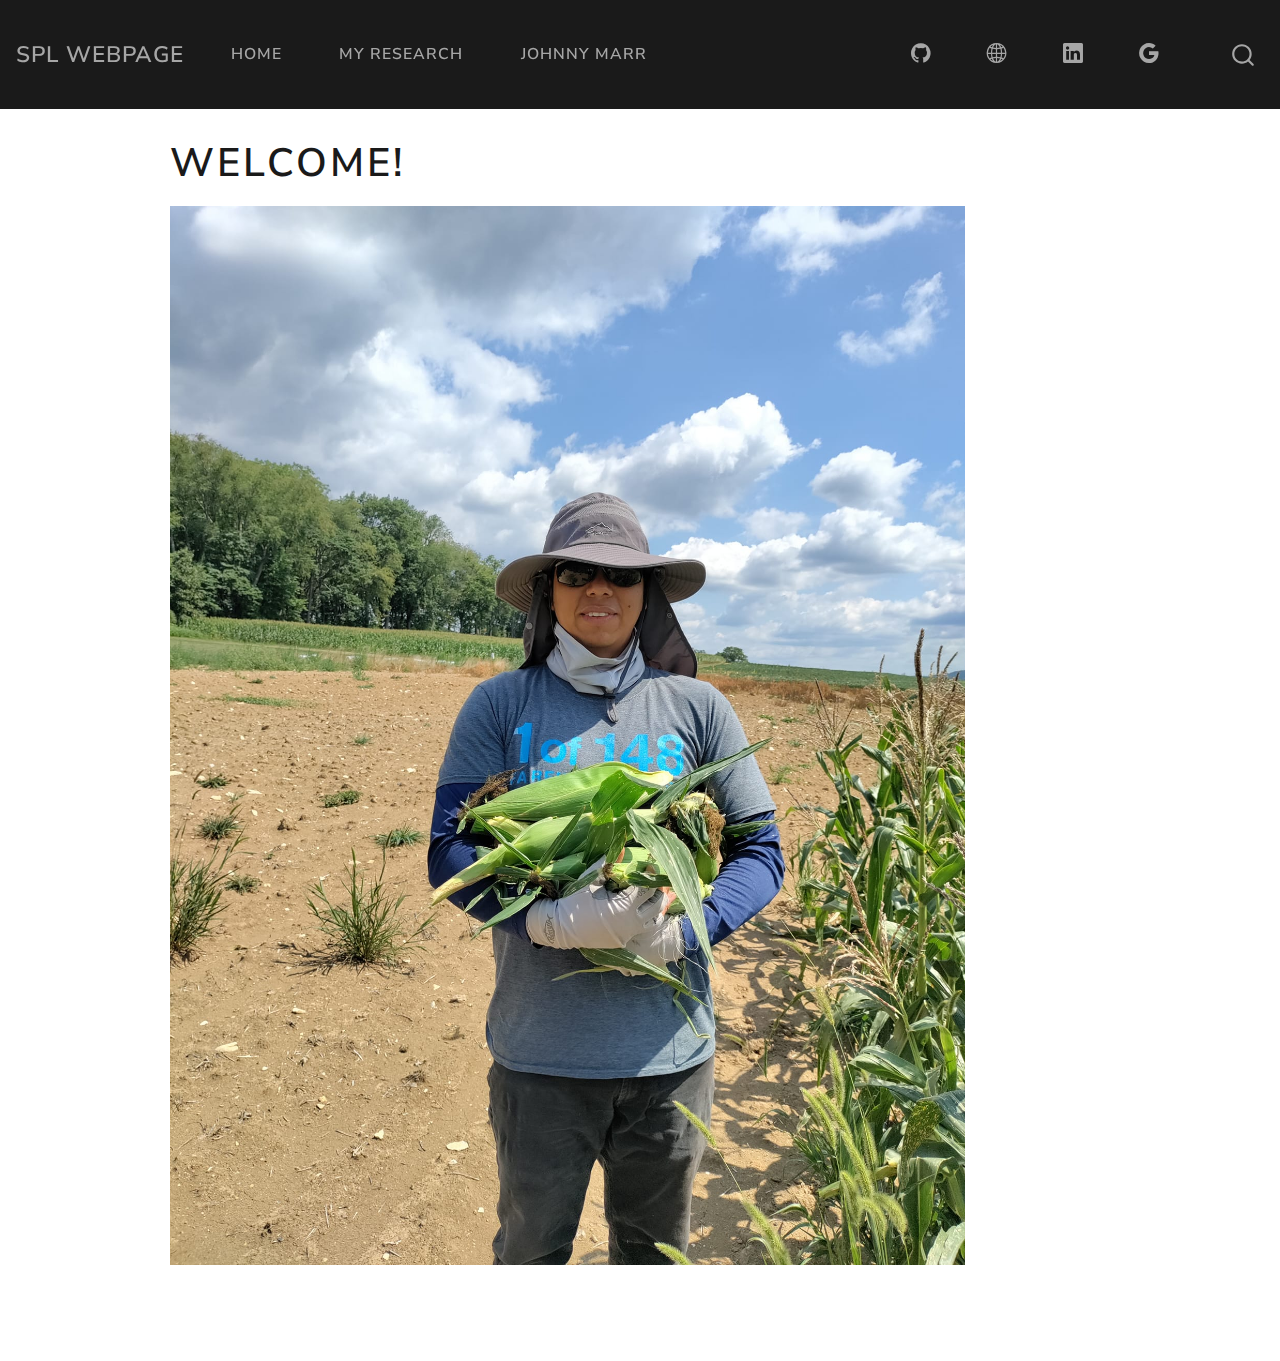
<file: docs/index.html>
<!DOCTYPE html>
<html xmlns="http://www.w3.org/1999/xhtml" lang="en" xml:lang="en"><head>

<meta charset="utf-8">
<meta name="generator" content="quarto-1.0.37">

<meta name="viewport" content="width=device-width, initial-scale=1.0, user-scalable=yes">


<title>SPL Webpage - Welcome!</title>
<style>
code{white-space: pre-wrap;}
span.smallcaps{font-variant: small-caps;}
span.underline{text-decoration: underline;}
div.column{display: inline-block; vertical-align: top; width: 50%;}
div.hanging-indent{margin-left: 1.5em; text-indent: -1.5em;}
ul.task-list{list-style: none;}
</style>


<script src="site_libs/quarto-nav/quarto-nav.js"></script>
<script src="site_libs/quarto-nav/headroom.min.js"></script>
<script src="site_libs/clipboard/clipboard.min.js"></script>
<script src="site_libs/quarto-search/autocomplete.umd.js"></script>
<script src="site_libs/quarto-search/fuse.min.js"></script>
<script src="site_libs/quarto-search/quarto-search.js"></script>
<meta name="quarto:offset" content="./">
<script src="site_libs/quarto-html/quarto.js"></script>
<script src="site_libs/quarto-html/popper.min.js"></script>
<script src="site_libs/quarto-html/tippy.umd.min.js"></script>
<script src="site_libs/quarto-html/anchor.min.js"></script>
<link href="site_libs/quarto-html/tippy.css" rel="stylesheet">
<link href="site_libs/quarto-html/quarto-syntax-highlighting.css" rel="stylesheet" id="quarto-text-highlighting-styles">
<script src="site_libs/bootstrap/bootstrap.min.js"></script>
<link href="site_libs/bootstrap/bootstrap-icons.css" rel="stylesheet">
<link href="site_libs/bootstrap/bootstrap.min.css" rel="stylesheet" id="quarto-bootstrap" data-mode="light">
<script id="quarto-search-options" type="application/json">{
  "location": "navbar",
  "copy-button": false,
  "collapse-after": 3,
  "panel-placement": "end",
  "type": "overlay",
  "limit": 20,
  "language": {
    "search-no-results-text": "No results",
    "search-matching-documents-text": "matching documents",
    "search-copy-link-title": "Copy link to search",
    "search-hide-matches-text": "Hide additional matches",
    "search-more-match-text": "more match in this document",
    "search-more-matches-text": "more matches in this document",
    "search-clear-button-title": "Clear",
    "search-detached-cancel-button-title": "Cancel",
    "search-submit-button-title": "Submit"
  }
}</script>


<link rel="stylesheet" href="styles.css">
</head>

<body class="nav-fixed">

<div id="quarto-search-results"></div>
  <header id="quarto-header" class="headroom fixed-top">
    <nav class="navbar navbar-expand-lg navbar-dark ">
      <div class="navbar-container container-fluid">
      <a class="navbar-brand" href="./index.html">
    <span class="navbar-title">SPL Webpage</span>
  </a>
          <button class="navbar-toggler" type="button" data-bs-toggle="collapse" data-bs-target="#navbarCollapse" aria-controls="navbarCollapse" aria-expanded="false" aria-label="Toggle navigation" onclick="if (window.quartoToggleHeadroom) { window.quartoToggleHeadroom(); }">
  <span class="navbar-toggler-icon"></span>
</button>
          <div class="collapse navbar-collapse" id="navbarCollapse">
            <ul class="navbar-nav navbar-nav-scroll me-auto">
  <li class="nav-item">
    <a class="nav-link active" href="./index.html" aria-current="page">Home</a>
  </li>  
  <li class="nav-item">
    <a class="nav-link" href="./my_research2.html">My research</a>
  </li>  
  <li class="nav-item">
    <a class="nav-link" href="./jfm.html">Johnny Marr</a>
  </li>  
</ul>
            <ul class="navbar-nav navbar-nav-scroll ms-auto">
  <li class="nav-item compact">
    <a class="nav-link" href="https://github.com/che132"><i class="bi bi-github" role="img">
</i> 
 </a>
  </li>  
  <li class="nav-item compact">
    <a class="nav-link" href="https://orcid.org/0000-0002-1893-4325"><i class="bi bi-globe2" role="img">
</i> 
 </a>
  </li>  
  <li class="nav-item compact">
    <a class="nav-link" href="https://www.linkedin.com/in/sergiopl/"><i class="bi bi-linkedin" role="img">
</i> 
 </a>
  </li>  
  <li class="nav-item compact">
    <a class="nav-link" href="https://scholar.google.com/citations?user=eXu97JkAAAAJ&amp;hl=es"><i class="bi bi-google" role="img">
</i> 
 </a>
  </li>  
</ul>
              <div id="quarto-search" class="" title="Search"></div>
          </div> <!-- /navcollapse -->
      </div> <!-- /container-fluid -->
    </nav>
</header>
<!-- content -->
<div id="quarto-content" class="quarto-container page-columns page-rows-contents page-layout-article page-navbar">
<!-- sidebar -->
<!-- margin-sidebar -->
    <div id="quarto-margin-sidebar" class="sidebar margin-sidebar">
        
    </div>
<!-- main -->
<main class="content" id="quarto-document-content">

<header id="title-block-header" class="quarto-title-block default">
<div class="quarto-title">
<h1 class="title">Welcome!</h1>
</div>



<div class="quarto-title-meta">

    
    
  </div>
  

</header>

<p><img src="sweet_corn.jpg" class="img-fluid"></p>



</main> <!-- /main -->
<script id="quarto-html-after-body" type="application/javascript">
window.document.addEventListener("DOMContentLoaded", function (event) {
  const toggleBodyColorMode = (bsSheetEl) => {
    const mode = bsSheetEl.getAttribute("data-mode");
    const bodyEl = window.document.querySelector("body");
    if (mode === "dark") {
      bodyEl.classList.add("quarto-dark");
      bodyEl.classList.remove("quarto-light");
    } else {
      bodyEl.classList.add("quarto-light");
      bodyEl.classList.remove("quarto-dark");
    }
  }
  const toggleBodyColorPrimary = () => {
    const bsSheetEl = window.document.querySelector("link#quarto-bootstrap");
    if (bsSheetEl) {
      toggleBodyColorMode(bsSheetEl);
    }
  }
  toggleBodyColorPrimary();  
  const icon = "";
  const anchorJS = new window.AnchorJS();
  anchorJS.options = {
    placement: 'right',
    icon: icon
  };
  anchorJS.add('.anchored');
  const clipboard = new window.ClipboardJS('.code-copy-button', {
    target: function(trigger) {
      return trigger.previousElementSibling;
    }
  });
  clipboard.on('success', function(e) {
    // button target
    const button = e.trigger;
    // don't keep focus
    button.blur();
    // flash "checked"
    button.classList.add('code-copy-button-checked');
    var currentTitle = button.getAttribute("title");
    button.setAttribute("title", "Copied!");
    setTimeout(function() {
      button.setAttribute("title", currentTitle);
      button.classList.remove('code-copy-button-checked');
    }, 1000);
    // clear code selection
    e.clearSelection();
  });
  function tippyHover(el, contentFn) {
    const config = {
      allowHTML: true,
      content: contentFn,
      maxWidth: 500,
      delay: 100,
      arrow: false,
      appendTo: function(el) {
          return el.parentElement;
      },
      interactive: true,
      interactiveBorder: 10,
      theme: 'quarto',
      placement: 'bottom-start'
    };
    window.tippy(el, config); 
  }
  const noterefs = window.document.querySelectorAll('a[role="doc-noteref"]');
  for (var i=0; i<noterefs.length; i++) {
    const ref = noterefs[i];
    tippyHover(ref, function() {
      let href = ref.getAttribute('href');
      try { href = new URL(href).hash; } catch {}
      const id = href.replace(/^#\/?/, "");
      const note = window.document.getElementById(id);
      return note.innerHTML;
    });
  }
  var bibliorefs = window.document.querySelectorAll('a[role="doc-biblioref"]');
  for (var i=0; i<bibliorefs.length; i++) {
    const ref = bibliorefs[i];
    const cites = ref.parentNode.getAttribute('data-cites').split(' ');
    tippyHover(ref, function() {
      var popup = window.document.createElement('div');
      cites.forEach(function(cite) {
        var citeDiv = window.document.createElement('div');
        citeDiv.classList.add('hanging-indent');
        citeDiv.classList.add('csl-entry');
        var biblioDiv = window.document.getElementById('ref-' + cite);
        if (biblioDiv) {
          citeDiv.innerHTML = biblioDiv.innerHTML;
        }
        popup.appendChild(citeDiv);
      });
      return popup.innerHTML;
    });
  }
});
</script>
</div> <!-- /content -->



</body></html>
</file>
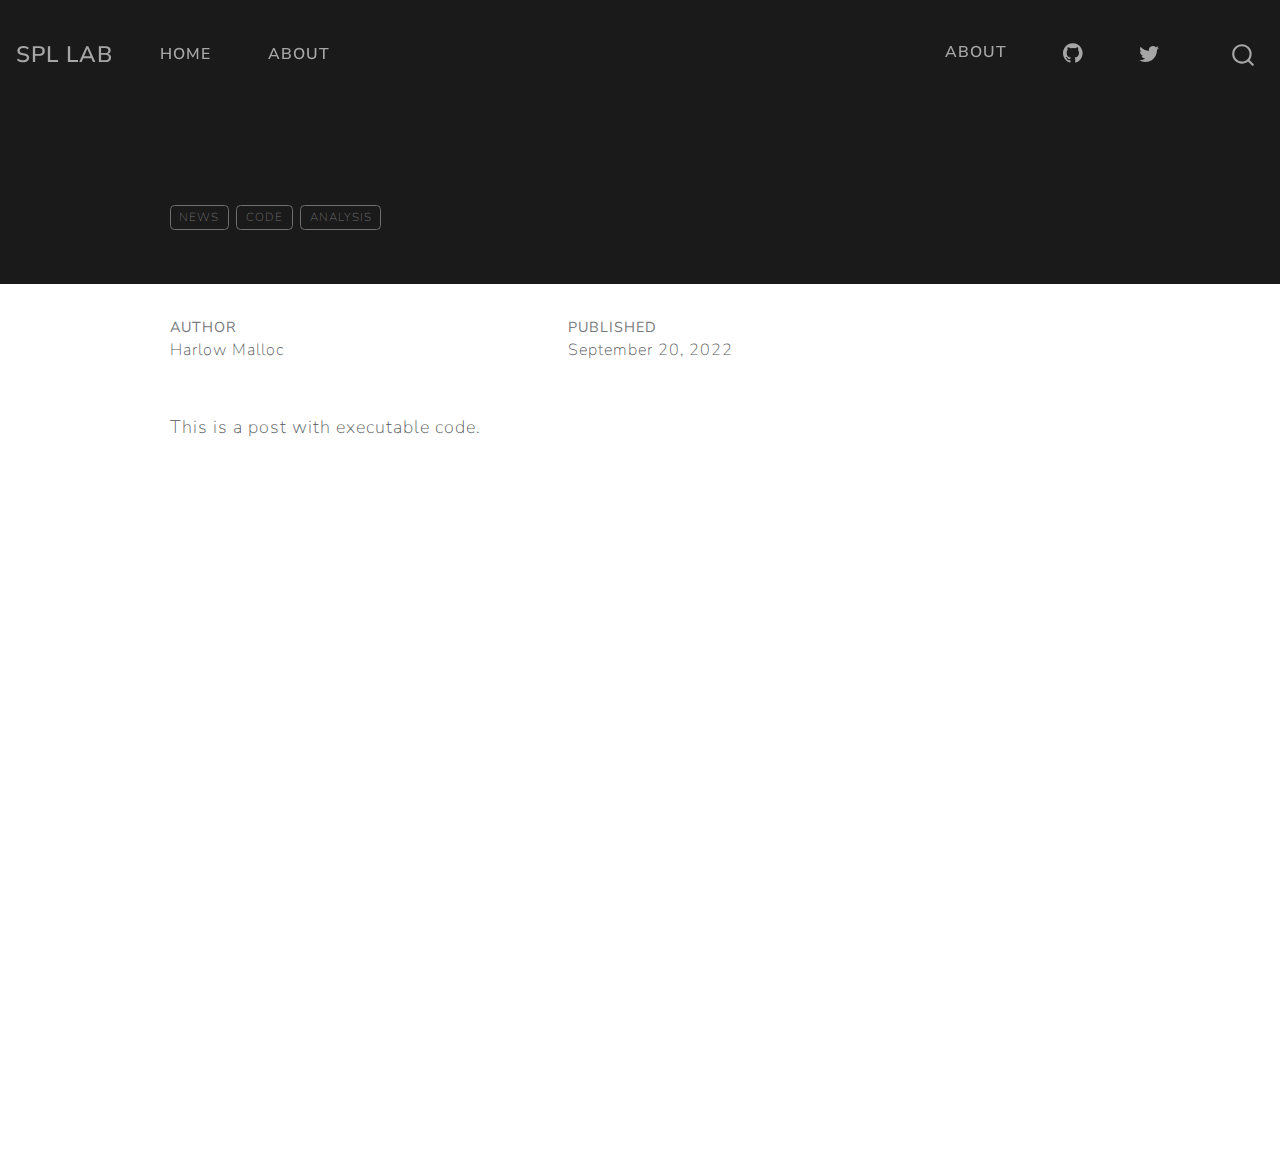
<file: docs/myblog/posts/post-with-code/index.html>
<!DOCTYPE html>
<html xmlns="http://www.w3.org/1999/xhtml" lang="en" xml:lang="en"><head>

<meta charset="utf-8">
<meta name="generator" content="quarto-1.0.37">

<meta name="viewport" content="width=device-width, initial-scale=1.0, user-scalable=yes">

<meta name="author" content="Harlow Malloc">
<meta name="dcterms.date" content="2022-09-20">

<title>SPL Lab - Post With Code</title>
<style>
code{white-space: pre-wrap;}
span.smallcaps{font-variant: small-caps;}
span.underline{text-decoration: underline;}
div.column{display: inline-block; vertical-align: top; width: 50%;}
div.hanging-indent{margin-left: 1.5em; text-indent: -1.5em;}
ul.task-list{list-style: none;}
</style>


<script src="../../../site_libs/quarto-nav/quarto-nav.js"></script>
<script src="../../../site_libs/quarto-nav/headroom.min.js"></script>
<script src="../../../site_libs/clipboard/clipboard.min.js"></script>
<script src="../../../site_libs/quarto-search/autocomplete.umd.js"></script>
<script src="../../../site_libs/quarto-search/fuse.min.js"></script>
<script src="../../../site_libs/quarto-search/quarto-search.js"></script>
<meta name="quarto:offset" content="../../../">
<script src="../../../site_libs/quarto-html/quarto.js"></script>
<script src="../../../site_libs/quarto-html/popper.min.js"></script>
<script src="../../../site_libs/quarto-html/tippy.umd.min.js"></script>
<script src="../../../site_libs/quarto-html/anchor.min.js"></script>
<link href="../../../site_libs/quarto-html/tippy.css" rel="stylesheet">
<link href="../../../site_libs/quarto-html/quarto-syntax-highlighting.css" rel="stylesheet" id="quarto-text-highlighting-styles">
<script src="../../../site_libs/bootstrap/bootstrap.min.js"></script>
<link href="../../../site_libs/bootstrap/bootstrap-icons.css" rel="stylesheet">
<link href="../../../site_libs/bootstrap/bootstrap.min.css" rel="stylesheet" id="quarto-bootstrap" data-mode="light">
<script id="quarto-search-options" type="application/json">{
  "location": "navbar",
  "copy-button": false,
  "collapse-after": 3,
  "panel-placement": "end",
  "type": "overlay",
  "limit": 20,
  "language": {
    "search-no-results-text": "No results",
    "search-matching-documents-text": "matching documents",
    "search-copy-link-title": "Copy link to search",
    "search-hide-matches-text": "Hide additional matches",
    "search-more-match-text": "more match in this document",
    "search-more-matches-text": "more matches in this document",
    "search-clear-button-title": "Clear",
    "search-detached-cancel-button-title": "Cancel",
    "search-submit-button-title": "Submit"
  }
}</script>


<link rel="stylesheet" href="../../../styles.css">
</head>

<body class="nav-fixed">

<div id="quarto-search-results"></div>
  <header id="quarto-header" class="headroom fixed-top">
    <nav class="navbar navbar-expand-lg navbar-dark ">
      <div class="navbar-container container-fluid">
      <a class="navbar-brand" href="../../../index.html">
    <span class="navbar-title">SPL Lab</span>
  </a>
          <button class="navbar-toggler" type="button" data-bs-toggle="collapse" data-bs-target="#navbarCollapse" aria-controls="navbarCollapse" aria-expanded="false" aria-label="Toggle navigation" onclick="if (window.quartoToggleHeadroom) { window.quartoToggleHeadroom(); }">
  <span class="navbar-toggler-icon"></span>
</button>
          <div class="collapse navbar-collapse" id="navbarCollapse">
            <ul class="navbar-nav navbar-nav-scroll me-auto">
  <li class="nav-item">
    <a class="nav-link" href="../../../index.html">Home</a>
  </li>  
  <li class="nav-item">
    <a class="nav-link" href="../../../about.html">About</a>
  </li>  
</ul>
            <ul class="navbar-nav navbar-nav-scroll ms-auto">
  <li class="nav-item">
    <a class="nav-link" href="../../../about.html">About</a>
  </li>  
  <li class="nav-item compact">
    <a class="nav-link" href="https://github.com/"><i class="bi bi-github" role="img">
</i> 
 </a>
  </li>  
  <li class="nav-item compact">
    <a class="nav-link" href="https://twitter.com"><i class="bi bi-twitter" role="img">
</i> 
 </a>
  </li>  
</ul>
              <div id="quarto-search" class="" title="Search"></div>
          </div> <!-- /navcollapse -->
      </div> <!-- /container-fluid -->
    </nav>
</header>
<!-- content -->
<header id="title-block-header" class="quarto-title-block default page-columns page-full">
  <div class="quarto-title-banner page-columns page-full">
    <div class="quarto-title column-body">
      <h1 class="title">Post With Code</h1>
                                <div class="quarto-categories">
                <div class="quarto-category">news</div>
                <div class="quarto-category">code</div>
                <div class="quarto-category">analysis</div>
              </div>
                  </div>
  </div>
    
  
  <div class="quarto-title-meta">

      <div>
      <div class="quarto-title-meta-heading">Author</div>
      <div class="quarto-title-meta-contents">
               <p>Harlow Malloc </p>
            </div>
    </div>
      
      <div>
      <div class="quarto-title-meta-heading">Published</div>
      <div class="quarto-title-meta-contents">
        <p class="date">September 20, 2022</p>
      </div>
    </div>
      
    </div>
    
  
  </header><div id="quarto-content" class="quarto-container page-columns page-rows-contents page-layout-article page-navbar">
<!-- sidebar -->
<!-- margin-sidebar -->
    <div id="quarto-margin-sidebar" class="sidebar margin-sidebar">
        
    </div>
<!-- main -->
<main class="content quarto-banner-title-block" id="quarto-document-content">




<p>This is a post with executable code.</p>



</main> <!-- /main -->
<script id="quarto-html-after-body" type="application/javascript">
window.document.addEventListener("DOMContentLoaded", function (event) {
  const toggleBodyColorMode = (bsSheetEl) => {
    const mode = bsSheetEl.getAttribute("data-mode");
    const bodyEl = window.document.querySelector("body");
    if (mode === "dark") {
      bodyEl.classList.add("quarto-dark");
      bodyEl.classList.remove("quarto-light");
    } else {
      bodyEl.classList.add("quarto-light");
      bodyEl.classList.remove("quarto-dark");
    }
  }
  const toggleBodyColorPrimary = () => {
    const bsSheetEl = window.document.querySelector("link#quarto-bootstrap");
    if (bsSheetEl) {
      toggleBodyColorMode(bsSheetEl);
    }
  }
  toggleBodyColorPrimary();  
  const icon = "";
  const anchorJS = new window.AnchorJS();
  anchorJS.options = {
    placement: 'right',
    icon: icon
  };
  anchorJS.add('.anchored');
  const clipboard = new window.ClipboardJS('.code-copy-button', {
    target: function(trigger) {
      return trigger.previousElementSibling;
    }
  });
  clipboard.on('success', function(e) {
    // button target
    const button = e.trigger;
    // don't keep focus
    button.blur();
    // flash "checked"
    button.classList.add('code-copy-button-checked');
    var currentTitle = button.getAttribute("title");
    button.setAttribute("title", "Copied!");
    setTimeout(function() {
      button.setAttribute("title", currentTitle);
      button.classList.remove('code-copy-button-checked');
    }, 1000);
    // clear code selection
    e.clearSelection();
  });
  function tippyHover(el, contentFn) {
    const config = {
      allowHTML: true,
      content: contentFn,
      maxWidth: 500,
      delay: 100,
      arrow: false,
      appendTo: function(el) {
          return el.parentElement;
      },
      interactive: true,
      interactiveBorder: 10,
      theme: 'quarto',
      placement: 'bottom-start'
    };
    window.tippy(el, config); 
  }
  const noterefs = window.document.querySelectorAll('a[role="doc-noteref"]');
  for (var i=0; i<noterefs.length; i++) {
    const ref = noterefs[i];
    tippyHover(ref, function() {
      let href = ref.getAttribute('href');
      try { href = new URL(href).hash; } catch {}
      const id = href.replace(/^#\/?/, "");
      const note = window.document.getElementById(id);
      return note.innerHTML;
    });
  }
  var bibliorefs = window.document.querySelectorAll('a[role="doc-biblioref"]');
  for (var i=0; i<bibliorefs.length; i++) {
    const ref = bibliorefs[i];
    const cites = ref.parentNode.getAttribute('data-cites').split(' ');
    tippyHover(ref, function() {
      var popup = window.document.createElement('div');
      cites.forEach(function(cite) {
        var citeDiv = window.document.createElement('div');
        citeDiv.classList.add('hanging-indent');
        citeDiv.classList.add('csl-entry');
        var biblioDiv = window.document.getElementById('ref-' + cite);
        if (biblioDiv) {
          citeDiv.innerHTML = biblioDiv.innerHTML;
        }
        popup.appendChild(citeDiv);
      });
      return popup.innerHTML;
    });
  }
});
</script>
</div> <!-- /content -->



</body></html>
</file>
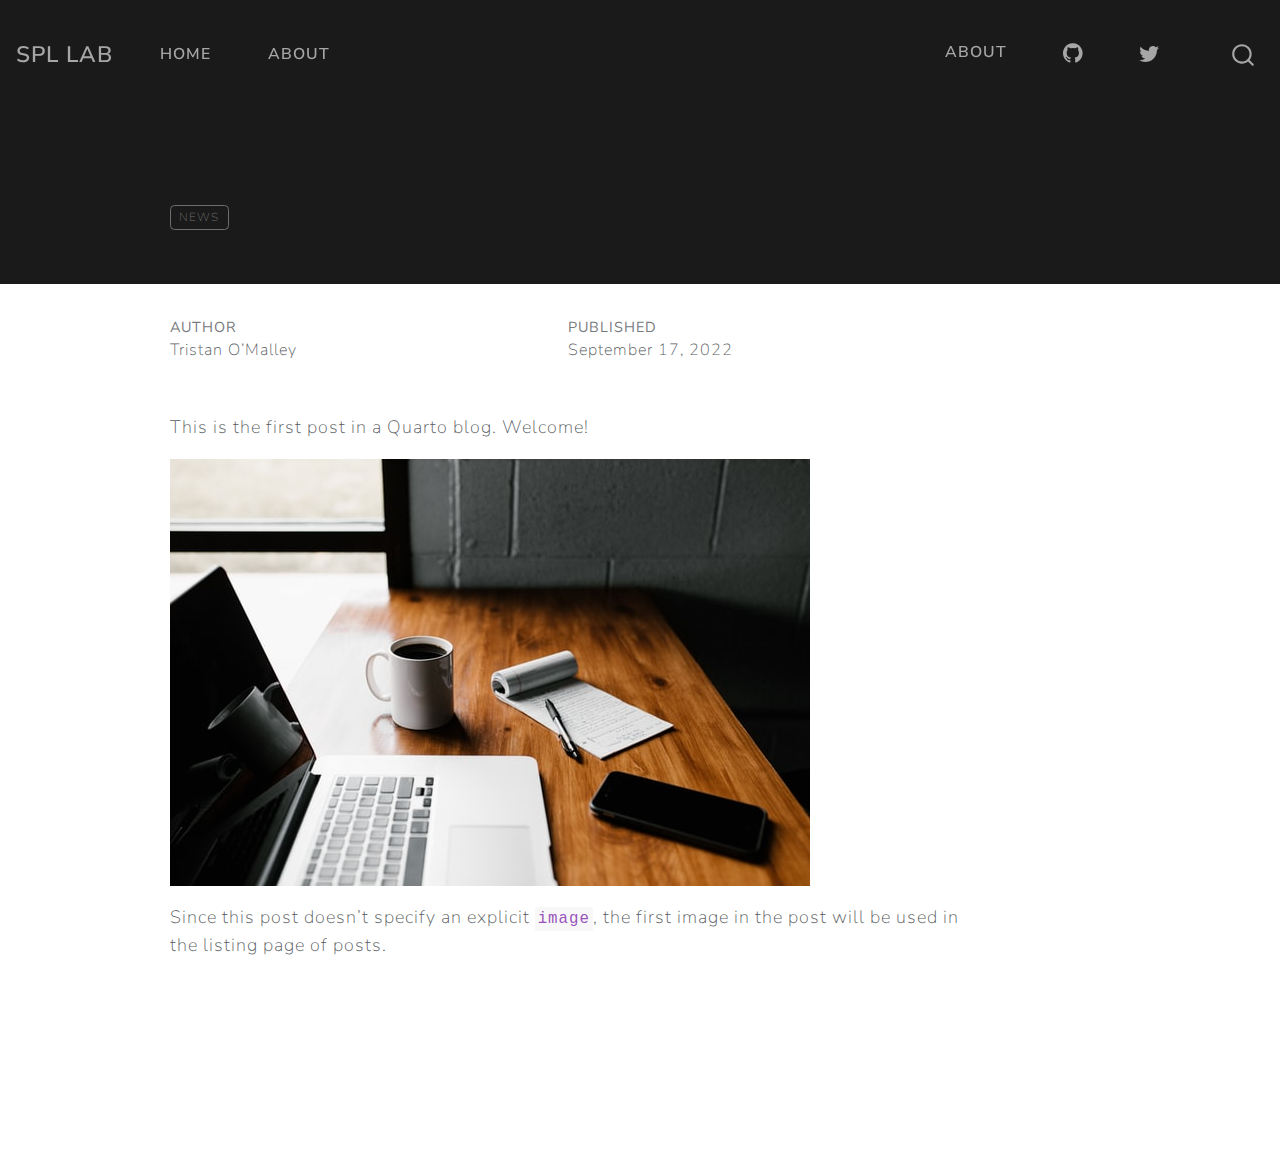
<file: docs/myblog/posts/welcome/index.html>
<!DOCTYPE html>
<html xmlns="http://www.w3.org/1999/xhtml" lang="en" xml:lang="en"><head>

<meta charset="utf-8">
<meta name="generator" content="quarto-1.0.37">

<meta name="viewport" content="width=device-width, initial-scale=1.0, user-scalable=yes">

<meta name="author" content="Tristan O’Malley">
<meta name="dcterms.date" content="2022-09-17">

<title>SPL Lab - Welcome To My Blog</title>
<style>
code{white-space: pre-wrap;}
span.smallcaps{font-variant: small-caps;}
span.underline{text-decoration: underline;}
div.column{display: inline-block; vertical-align: top; width: 50%;}
div.hanging-indent{margin-left: 1.5em; text-indent: -1.5em;}
ul.task-list{list-style: none;}
</style>


<script src="../../../site_libs/quarto-nav/quarto-nav.js"></script>
<script src="../../../site_libs/quarto-nav/headroom.min.js"></script>
<script src="../../../site_libs/clipboard/clipboard.min.js"></script>
<script src="../../../site_libs/quarto-search/autocomplete.umd.js"></script>
<script src="../../../site_libs/quarto-search/fuse.min.js"></script>
<script src="../../../site_libs/quarto-search/quarto-search.js"></script>
<meta name="quarto:offset" content="../../../">
<script src="../../../site_libs/quarto-html/quarto.js"></script>
<script src="../../../site_libs/quarto-html/popper.min.js"></script>
<script src="../../../site_libs/quarto-html/tippy.umd.min.js"></script>
<script src="../../../site_libs/quarto-html/anchor.min.js"></script>
<link href="../../../site_libs/quarto-html/tippy.css" rel="stylesheet">
<link href="../../../site_libs/quarto-html/quarto-syntax-highlighting.css" rel="stylesheet" id="quarto-text-highlighting-styles">
<script src="../../../site_libs/bootstrap/bootstrap.min.js"></script>
<link href="../../../site_libs/bootstrap/bootstrap-icons.css" rel="stylesheet">
<link href="../../../site_libs/bootstrap/bootstrap.min.css" rel="stylesheet" id="quarto-bootstrap" data-mode="light">
<script id="quarto-search-options" type="application/json">{
  "location": "navbar",
  "copy-button": false,
  "collapse-after": 3,
  "panel-placement": "end",
  "type": "overlay",
  "limit": 20,
  "language": {
    "search-no-results-text": "No results",
    "search-matching-documents-text": "matching documents",
    "search-copy-link-title": "Copy link to search",
    "search-hide-matches-text": "Hide additional matches",
    "search-more-match-text": "more match in this document",
    "search-more-matches-text": "more matches in this document",
    "search-clear-button-title": "Clear",
    "search-detached-cancel-button-title": "Cancel",
    "search-submit-button-title": "Submit"
  }
}</script>


<link rel="stylesheet" href="../../../styles.css">
</head>

<body class="nav-fixed">

<div id="quarto-search-results"></div>
  <header id="quarto-header" class="headroom fixed-top">
    <nav class="navbar navbar-expand-lg navbar-dark ">
      <div class="navbar-container container-fluid">
      <a class="navbar-brand" href="../../../index.html">
    <span class="navbar-title">SPL Lab</span>
  </a>
          <button class="navbar-toggler" type="button" data-bs-toggle="collapse" data-bs-target="#navbarCollapse" aria-controls="navbarCollapse" aria-expanded="false" aria-label="Toggle navigation" onclick="if (window.quartoToggleHeadroom) { window.quartoToggleHeadroom(); }">
  <span class="navbar-toggler-icon"></span>
</button>
          <div class="collapse navbar-collapse" id="navbarCollapse">
            <ul class="navbar-nav navbar-nav-scroll me-auto">
  <li class="nav-item">
    <a class="nav-link" href="../../../index.html">Home</a>
  </li>  
  <li class="nav-item">
    <a class="nav-link" href="../../../about.html">About</a>
  </li>  
</ul>
            <ul class="navbar-nav navbar-nav-scroll ms-auto">
  <li class="nav-item">
    <a class="nav-link" href="../../../about.html">About</a>
  </li>  
  <li class="nav-item compact">
    <a class="nav-link" href="https://github.com/"><i class="bi bi-github" role="img">
</i> 
 </a>
  </li>  
  <li class="nav-item compact">
    <a class="nav-link" href="https://twitter.com"><i class="bi bi-twitter" role="img">
</i> 
 </a>
  </li>  
</ul>
              <div id="quarto-search" class="" title="Search"></div>
          </div> <!-- /navcollapse -->
      </div> <!-- /container-fluid -->
    </nav>
</header>
<!-- content -->
<header id="title-block-header" class="quarto-title-block default page-columns page-full">
  <div class="quarto-title-banner page-columns page-full">
    <div class="quarto-title column-body">
      <h1 class="title">Welcome To My Blog</h1>
                                <div class="quarto-categories">
                <div class="quarto-category">news</div>
              </div>
                  </div>
  </div>
    
  
  <div class="quarto-title-meta">

      <div>
      <div class="quarto-title-meta-heading">Author</div>
      <div class="quarto-title-meta-contents">
               <p>Tristan O’Malley </p>
            </div>
    </div>
      
      <div>
      <div class="quarto-title-meta-heading">Published</div>
      <div class="quarto-title-meta-contents">
        <p class="date">September 17, 2022</p>
      </div>
    </div>
      
    </div>
    
  
  </header><div id="quarto-content" class="quarto-container page-columns page-rows-contents page-layout-article page-navbar">
<!-- sidebar -->
<!-- margin-sidebar -->
    <div id="quarto-margin-sidebar" class="sidebar margin-sidebar">
        
    </div>
<!-- main -->
<main class="content quarto-banner-title-block" id="quarto-document-content">




<p>This is the first post in a Quarto blog. Welcome!</p>
<p><img src="thumbnail.jpg" class="img-fluid"></p>
<p>Since this post doesn’t specify an explicit <code>image</code>, the first image in the post will be used in the listing page of posts.</p>



</main> <!-- /main -->
<script id="quarto-html-after-body" type="application/javascript">
window.document.addEventListener("DOMContentLoaded", function (event) {
  const toggleBodyColorMode = (bsSheetEl) => {
    const mode = bsSheetEl.getAttribute("data-mode");
    const bodyEl = window.document.querySelector("body");
    if (mode === "dark") {
      bodyEl.classList.add("quarto-dark");
      bodyEl.classList.remove("quarto-light");
    } else {
      bodyEl.classList.add("quarto-light");
      bodyEl.classList.remove("quarto-dark");
    }
  }
  const toggleBodyColorPrimary = () => {
    const bsSheetEl = window.document.querySelector("link#quarto-bootstrap");
    if (bsSheetEl) {
      toggleBodyColorMode(bsSheetEl);
    }
  }
  toggleBodyColorPrimary();  
  const icon = "";
  const anchorJS = new window.AnchorJS();
  anchorJS.options = {
    placement: 'right',
    icon: icon
  };
  anchorJS.add('.anchored');
  const clipboard = new window.ClipboardJS('.code-copy-button', {
    target: function(trigger) {
      return trigger.previousElementSibling;
    }
  });
  clipboard.on('success', function(e) {
    // button target
    const button = e.trigger;
    // don't keep focus
    button.blur();
    // flash "checked"
    button.classList.add('code-copy-button-checked');
    var currentTitle = button.getAttribute("title");
    button.setAttribute("title", "Copied!");
    setTimeout(function() {
      button.setAttribute("title", currentTitle);
      button.classList.remove('code-copy-button-checked');
    }, 1000);
    // clear code selection
    e.clearSelection();
  });
  function tippyHover(el, contentFn) {
    const config = {
      allowHTML: true,
      content: contentFn,
      maxWidth: 500,
      delay: 100,
      arrow: false,
      appendTo: function(el) {
          return el.parentElement;
      },
      interactive: true,
      interactiveBorder: 10,
      theme: 'quarto',
      placement: 'bottom-start'
    };
    window.tippy(el, config); 
  }
  const noterefs = window.document.querySelectorAll('a[role="doc-noteref"]');
  for (var i=0; i<noterefs.length; i++) {
    const ref = noterefs[i];
    tippyHover(ref, function() {
      let href = ref.getAttribute('href');
      try { href = new URL(href).hash; } catch {}
      const id = href.replace(/^#\/?/, "");
      const note = window.document.getElementById(id);
      return note.innerHTML;
    });
  }
  var bibliorefs = window.document.querySelectorAll('a[role="doc-biblioref"]');
  for (var i=0; i<bibliorefs.length; i++) {
    const ref = bibliorefs[i];
    const cites = ref.parentNode.getAttribute('data-cites').split(' ');
    tippyHover(ref, function() {
      var popup = window.document.createElement('div');
      cites.forEach(function(cite) {
        var citeDiv = window.document.createElement('div');
        citeDiv.classList.add('hanging-indent');
        citeDiv.classList.add('csl-entry');
        var biblioDiv = window.document.getElementById('ref-' + cite);
        if (biblioDiv) {
          citeDiv.innerHTML = biblioDiv.innerHTML;
        }
        popup.appendChild(citeDiv);
      });
      return popup.innerHTML;
    });
  }
});
</script>
</div> <!-- /content -->



</body></html>
</file>
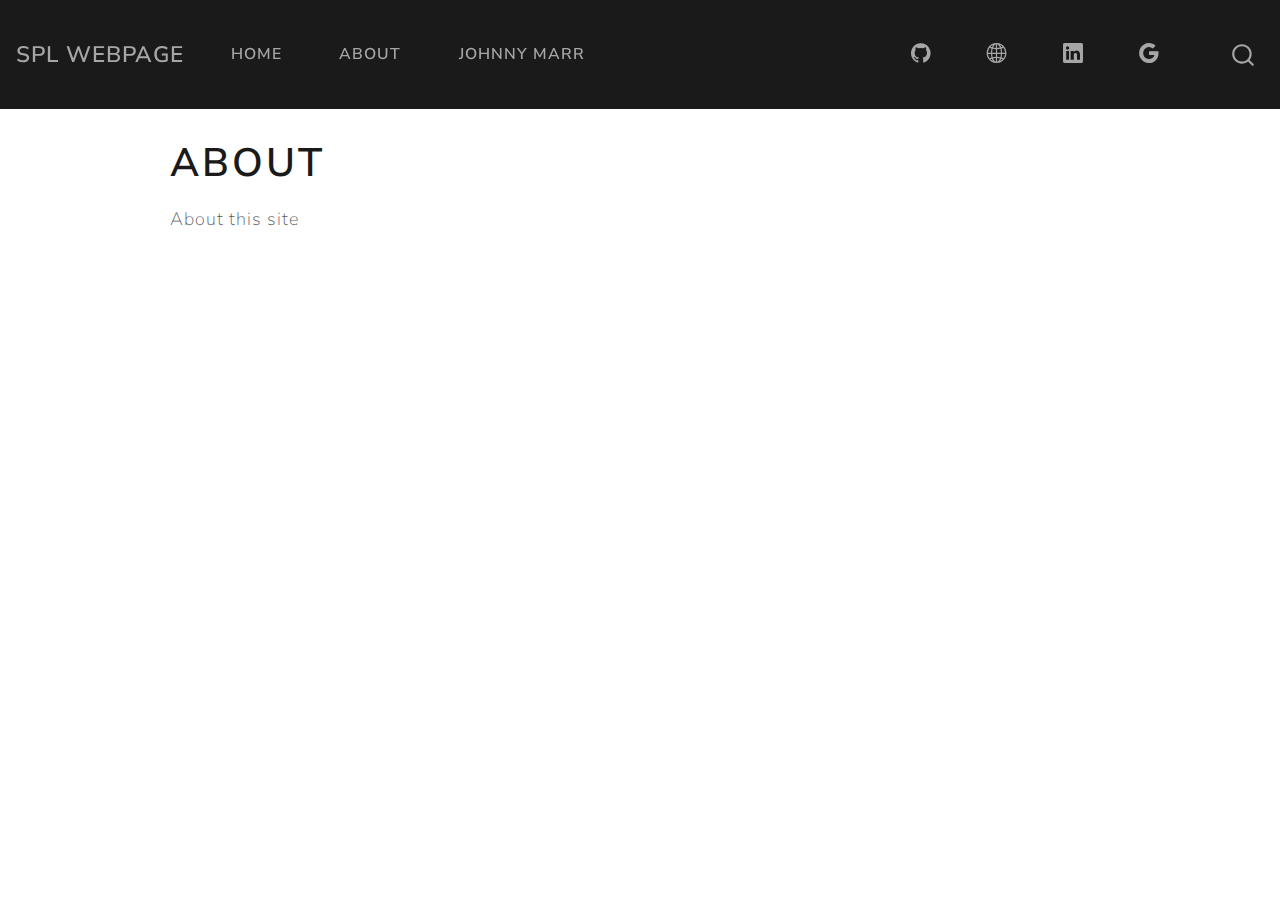
<file: docs/about.html>
<!DOCTYPE html>
<html xmlns="http://www.w3.org/1999/xhtml" lang="en" xml:lang="en"><head>

<meta charset="utf-8">
<meta name="generator" content="quarto-1.0.37">

<meta name="viewport" content="width=device-width, initial-scale=1.0, user-scalable=yes">


<title>SPL Webpage - About</title>
<style>
code{white-space: pre-wrap;}
span.smallcaps{font-variant: small-caps;}
span.underline{text-decoration: underline;}
div.column{display: inline-block; vertical-align: top; width: 50%;}
div.hanging-indent{margin-left: 1.5em; text-indent: -1.5em;}
ul.task-list{list-style: none;}
</style>


<script src="site_libs/quarto-nav/quarto-nav.js"></script>
<script src="site_libs/quarto-nav/headroom.min.js"></script>
<script src="site_libs/clipboard/clipboard.min.js"></script>
<script src="site_libs/quarto-search/autocomplete.umd.js"></script>
<script src="site_libs/quarto-search/fuse.min.js"></script>
<script src="site_libs/quarto-search/quarto-search.js"></script>
<meta name="quarto:offset" content="./">
<script src="site_libs/quarto-html/quarto.js"></script>
<script src="site_libs/quarto-html/popper.min.js"></script>
<script src="site_libs/quarto-html/tippy.umd.min.js"></script>
<script src="site_libs/quarto-html/anchor.min.js"></script>
<link href="site_libs/quarto-html/tippy.css" rel="stylesheet">
<link href="site_libs/quarto-html/quarto-syntax-highlighting.css" rel="stylesheet" id="quarto-text-highlighting-styles">
<script src="site_libs/bootstrap/bootstrap.min.js"></script>
<link href="site_libs/bootstrap/bootstrap-icons.css" rel="stylesheet">
<link href="site_libs/bootstrap/bootstrap.min.css" rel="stylesheet" id="quarto-bootstrap" data-mode="light">
<script id="quarto-search-options" type="application/json">{
  "location": "navbar",
  "copy-button": false,
  "collapse-after": 3,
  "panel-placement": "end",
  "type": "overlay",
  "limit": 20,
  "language": {
    "search-no-results-text": "No results",
    "search-matching-documents-text": "matching documents",
    "search-copy-link-title": "Copy link to search",
    "search-hide-matches-text": "Hide additional matches",
    "search-more-match-text": "more match in this document",
    "search-more-matches-text": "more matches in this document",
    "search-clear-button-title": "Clear",
    "search-detached-cancel-button-title": "Cancel",
    "search-submit-button-title": "Submit"
  }
}</script>


<link rel="stylesheet" href="styles.css">
</head>

<body class="nav-fixed">

<div id="quarto-search-results"></div>
  <header id="quarto-header" class="headroom fixed-top">
    <nav class="navbar navbar-expand-lg navbar-dark ">
      <div class="navbar-container container-fluid">
      <a class="navbar-brand" href="./index.html">
    <span class="navbar-title">SPL Webpage</span>
  </a>
          <button class="navbar-toggler" type="button" data-bs-toggle="collapse" data-bs-target="#navbarCollapse" aria-controls="navbarCollapse" aria-expanded="false" aria-label="Toggle navigation" onclick="if (window.quartoToggleHeadroom) { window.quartoToggleHeadroom(); }">
  <span class="navbar-toggler-icon"></span>
</button>
          <div class="collapse navbar-collapse" id="navbarCollapse">
            <ul class="navbar-nav navbar-nav-scroll me-auto">
  <li class="nav-item">
    <a class="nav-link" href="./index.html">Home</a>
  </li>  
  <li class="nav-item">
    <a class="nav-link active" href="./about.html" aria-current="page">About</a>
  </li>  
  <li class="nav-item">
    <a class="nav-link" href="./jfm.html">Johnny Marr</a>
  </li>  
</ul>
            <ul class="navbar-nav navbar-nav-scroll ms-auto">
  <li class="nav-item compact">
    <a class="nav-link" href="https://github.com/che132"><i class="bi bi-github" role="img">
</i> 
 </a>
  </li>  
  <li class="nav-item compact">
    <a class="nav-link" href="https://orcid.org/0000-0002-1893-4325"><i class="bi bi-globe2" role="img">
</i> 
 </a>
  </li>  
  <li class="nav-item compact">
    <a class="nav-link" href="https://www.linkedin.com/in/sergiopl/"><i class="bi bi-linkedin" role="img">
</i> 
 </a>
  </li>  
  <li class="nav-item compact">
    <a class="nav-link" href="https://scholar.google.com/citations?user=eXu97JkAAAAJ&amp;hl=es"><i class="bi bi-google" role="img">
</i> 
 </a>
  </li>  
</ul>
              <div id="quarto-search" class="" title="Search"></div>
          </div> <!-- /navcollapse -->
      </div> <!-- /container-fluid -->
    </nav>
</header>
<!-- content -->
<div id="quarto-content" class="quarto-container page-columns page-rows-contents page-layout-article page-navbar">
<!-- sidebar -->
<!-- margin-sidebar -->
    <div id="quarto-margin-sidebar" class="sidebar margin-sidebar">
        
    </div>
<!-- main -->
<main class="content" id="quarto-document-content">

<header id="title-block-header" class="quarto-title-block default">
<div class="quarto-title">
<h1 class="title">About</h1>
</div>



<div class="quarto-title-meta">

    
    
  </div>
  

</header>

<p>About this site</p>



</main> <!-- /main -->
<script id="quarto-html-after-body" type="application/javascript">
window.document.addEventListener("DOMContentLoaded", function (event) {
  const toggleBodyColorMode = (bsSheetEl) => {
    const mode = bsSheetEl.getAttribute("data-mode");
    const bodyEl = window.document.querySelector("body");
    if (mode === "dark") {
      bodyEl.classList.add("quarto-dark");
      bodyEl.classList.remove("quarto-light");
    } else {
      bodyEl.classList.add("quarto-light");
      bodyEl.classList.remove("quarto-dark");
    }
  }
  const toggleBodyColorPrimary = () => {
    const bsSheetEl = window.document.querySelector("link#quarto-bootstrap");
    if (bsSheetEl) {
      toggleBodyColorMode(bsSheetEl);
    }
  }
  toggleBodyColorPrimary();  
  const icon = "";
  const anchorJS = new window.AnchorJS();
  anchorJS.options = {
    placement: 'right',
    icon: icon
  };
  anchorJS.add('.anchored');
  const clipboard = new window.ClipboardJS('.code-copy-button', {
    target: function(trigger) {
      return trigger.previousElementSibling;
    }
  });
  clipboard.on('success', function(e) {
    // button target
    const button = e.trigger;
    // don't keep focus
    button.blur();
    // flash "checked"
    button.classList.add('code-copy-button-checked');
    var currentTitle = button.getAttribute("title");
    button.setAttribute("title", "Copied!");
    setTimeout(function() {
      button.setAttribute("title", currentTitle);
      button.classList.remove('code-copy-button-checked');
    }, 1000);
    // clear code selection
    e.clearSelection();
  });
  function tippyHover(el, contentFn) {
    const config = {
      allowHTML: true,
      content: contentFn,
      maxWidth: 500,
      delay: 100,
      arrow: false,
      appendTo: function(el) {
          return el.parentElement;
      },
      interactive: true,
      interactiveBorder: 10,
      theme: 'quarto',
      placement: 'bottom-start'
    };
    window.tippy(el, config); 
  }
  const noterefs = window.document.querySelectorAll('a[role="doc-noteref"]');
  for (var i=0; i<noterefs.length; i++) {
    const ref = noterefs[i];
    tippyHover(ref, function() {
      let href = ref.getAttribute('href');
      try { href = new URL(href).hash; } catch {}
      const id = href.replace(/^#\/?/, "");
      const note = window.document.getElementById(id);
      return note.innerHTML;
    });
  }
  var bibliorefs = window.document.querySelectorAll('a[role="doc-biblioref"]');
  for (var i=0; i<bibliorefs.length; i++) {
    const ref = bibliorefs[i];
    const cites = ref.parentNode.getAttribute('data-cites').split(' ');
    tippyHover(ref, function() {
      var popup = window.document.createElement('div');
      cites.forEach(function(cite) {
        var citeDiv = window.document.createElement('div');
        citeDiv.classList.add('hanging-indent');
        citeDiv.classList.add('csl-entry');
        var biblioDiv = window.document.getElementById('ref-' + cite);
        if (biblioDiv) {
          citeDiv.innerHTML = biblioDiv.innerHTML;
        }
        popup.appendChild(citeDiv);
      });
      return popup.innerHTML;
    });
  }
});
</script>
</div> <!-- /content -->



</body></html>
</file>
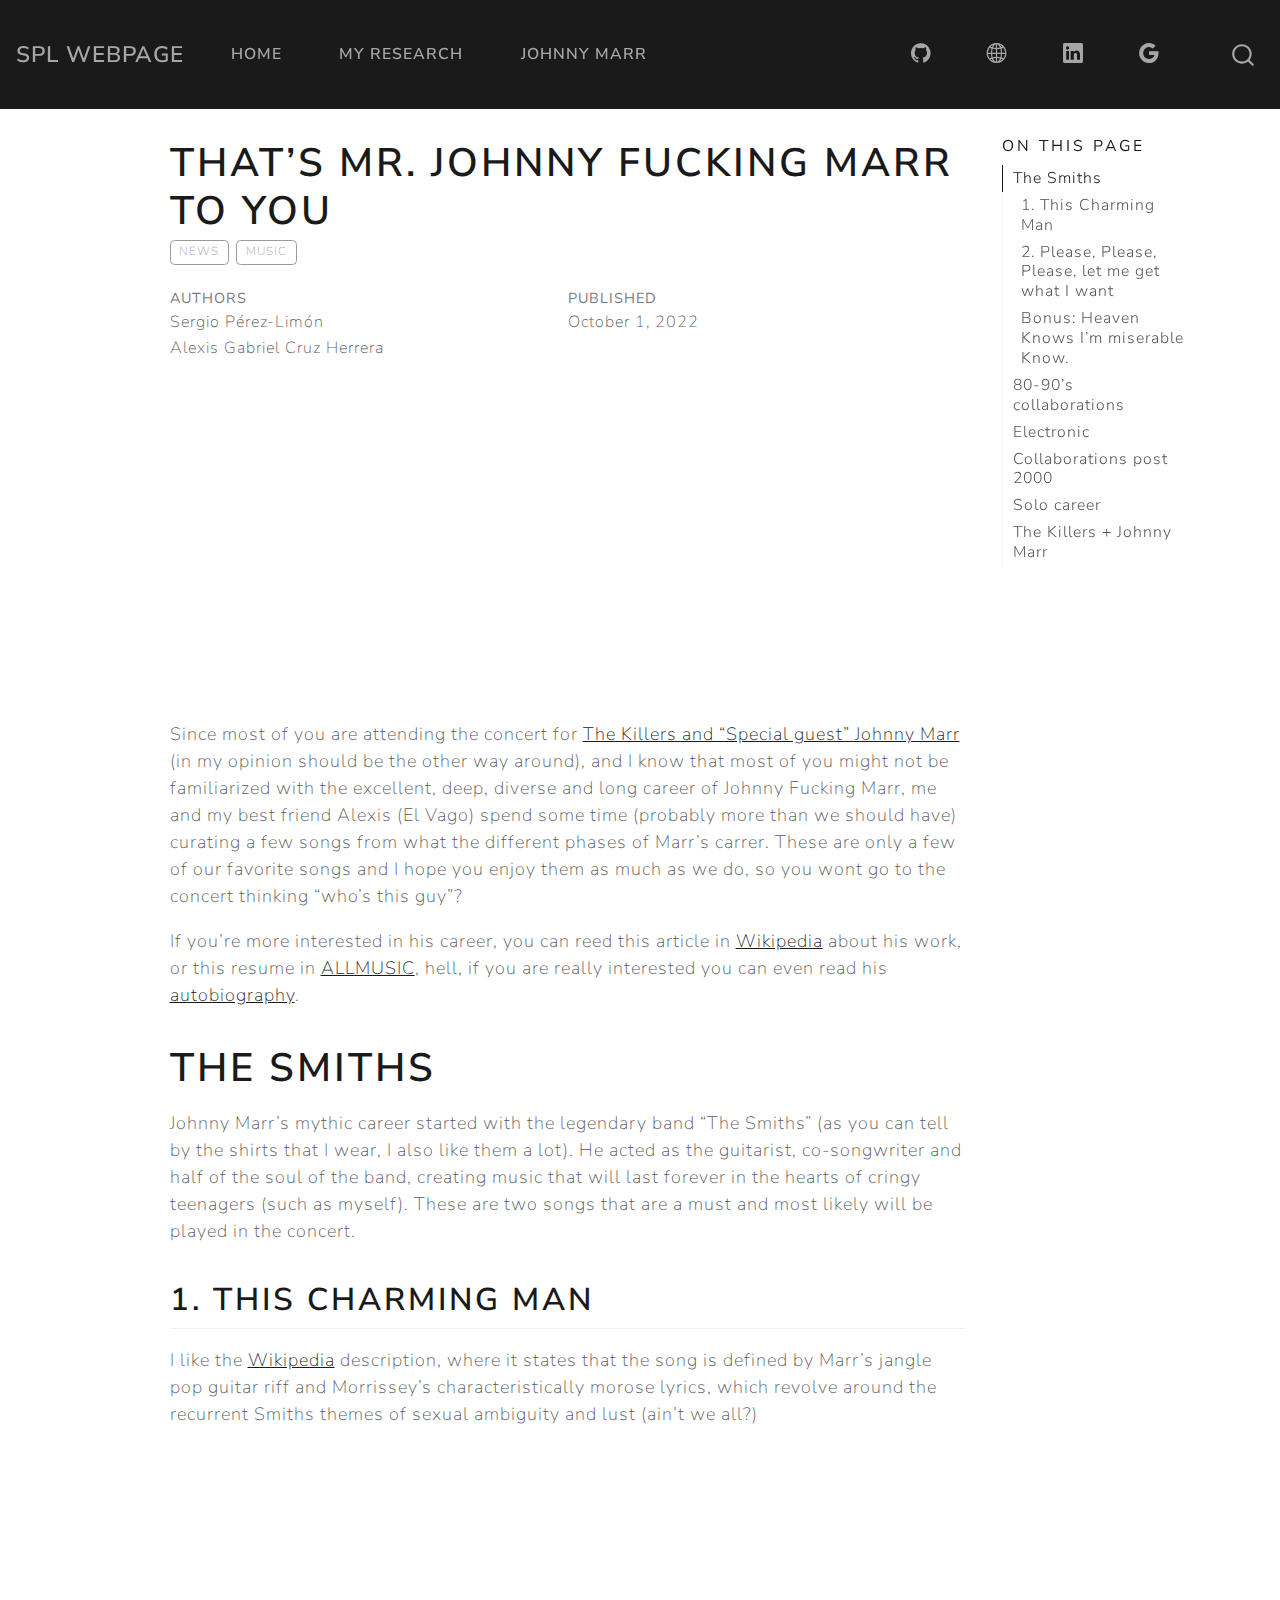
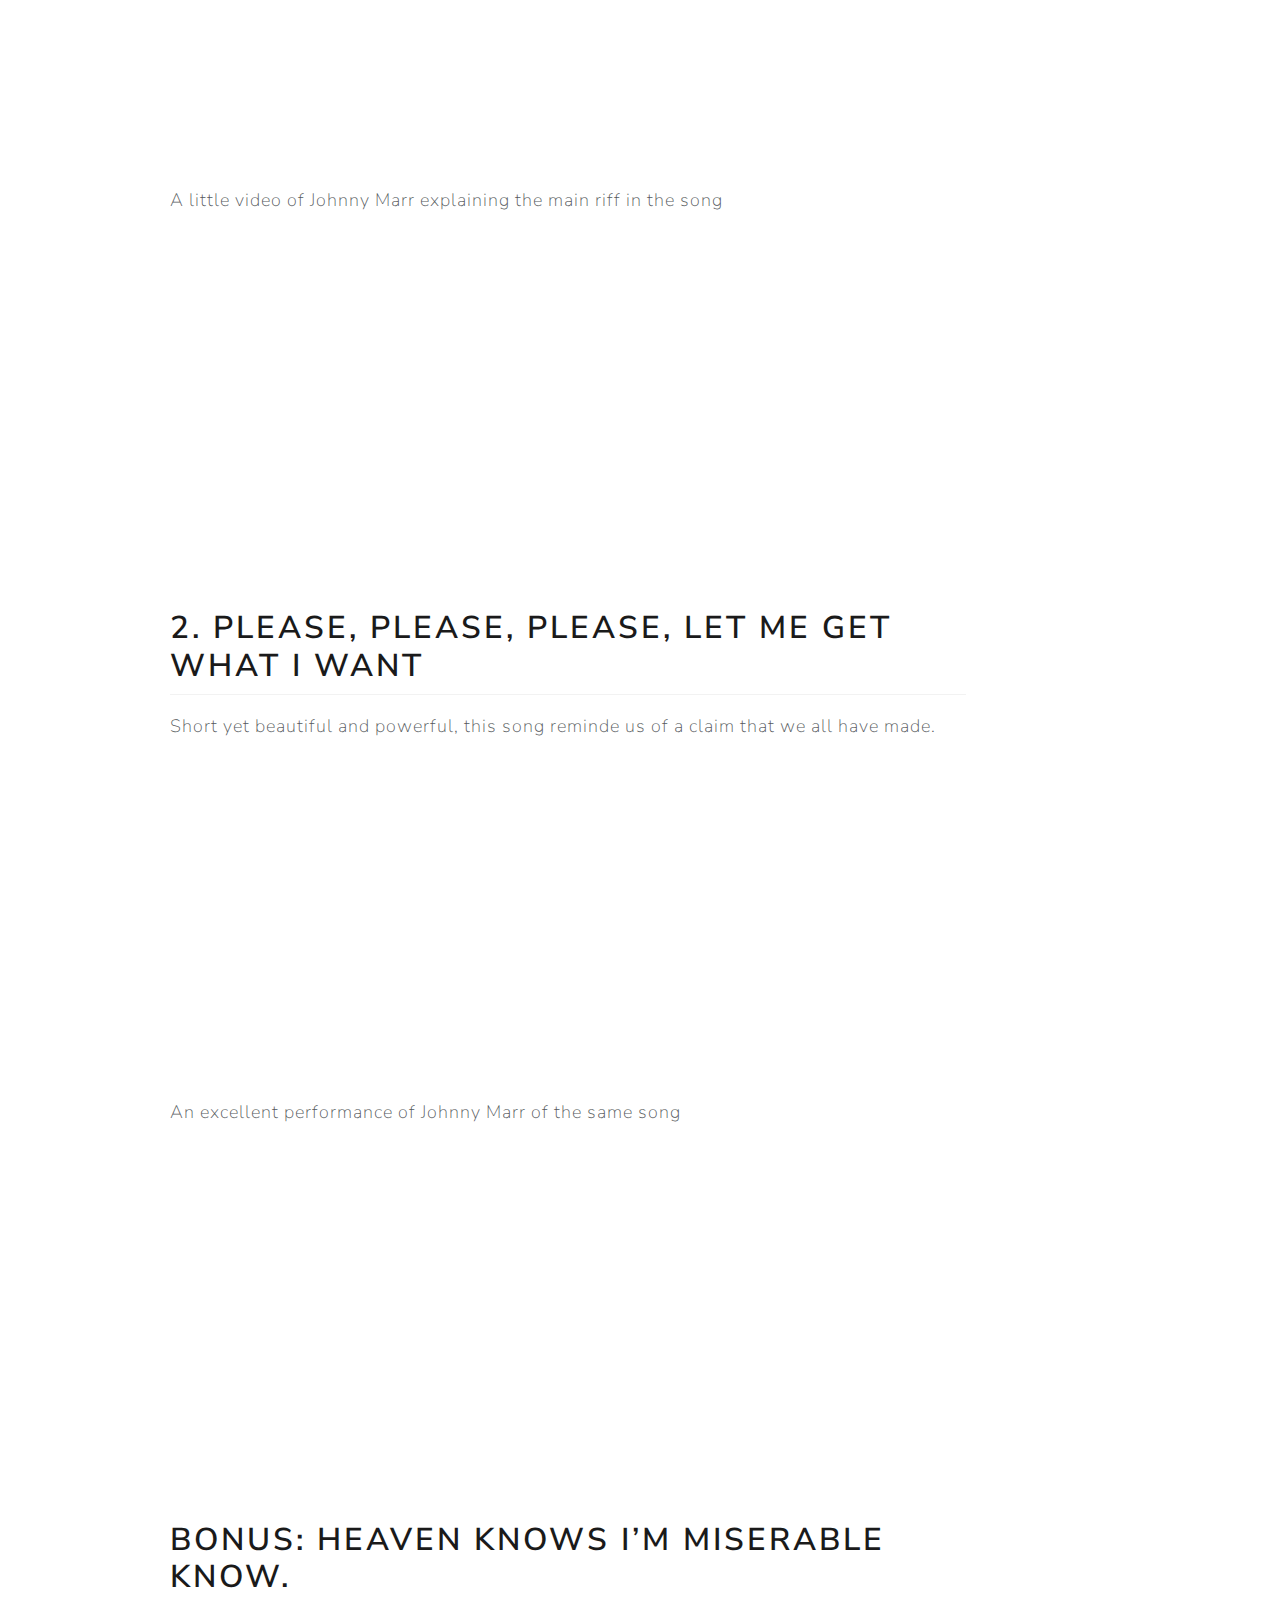
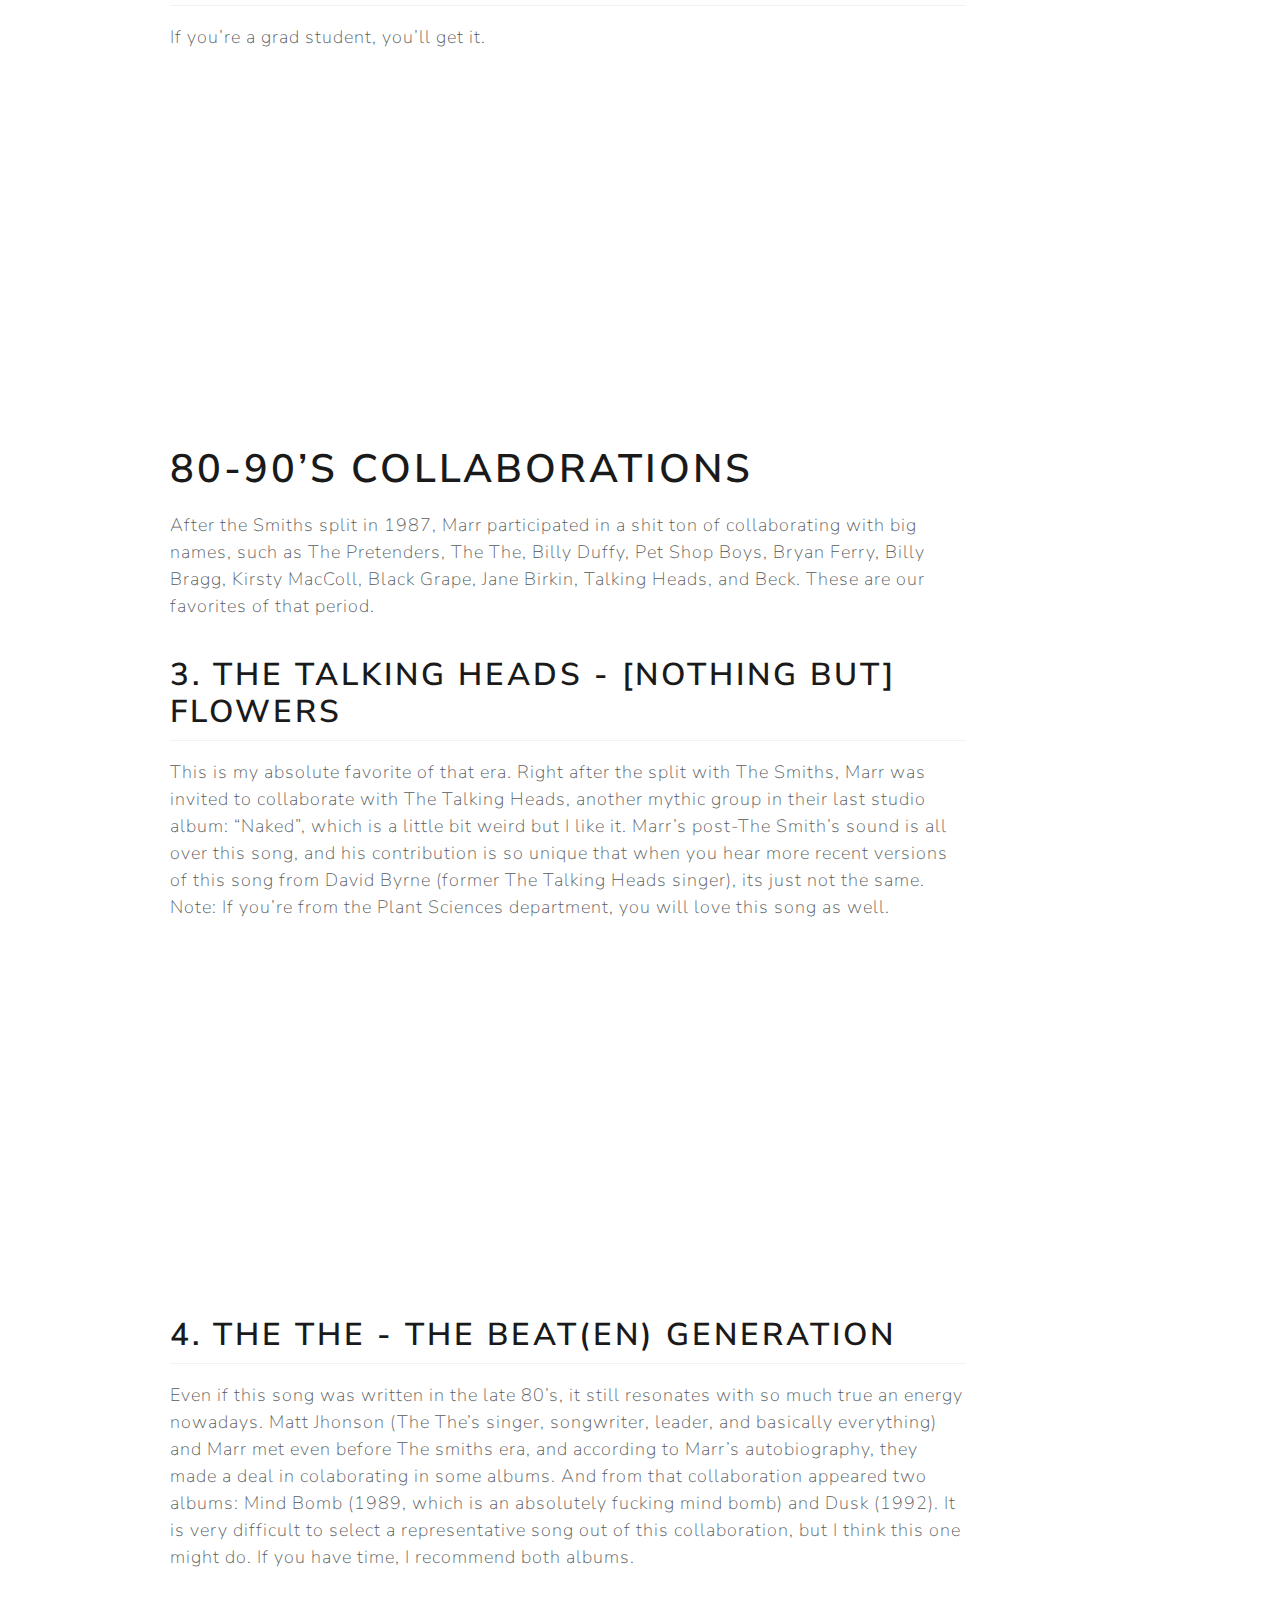
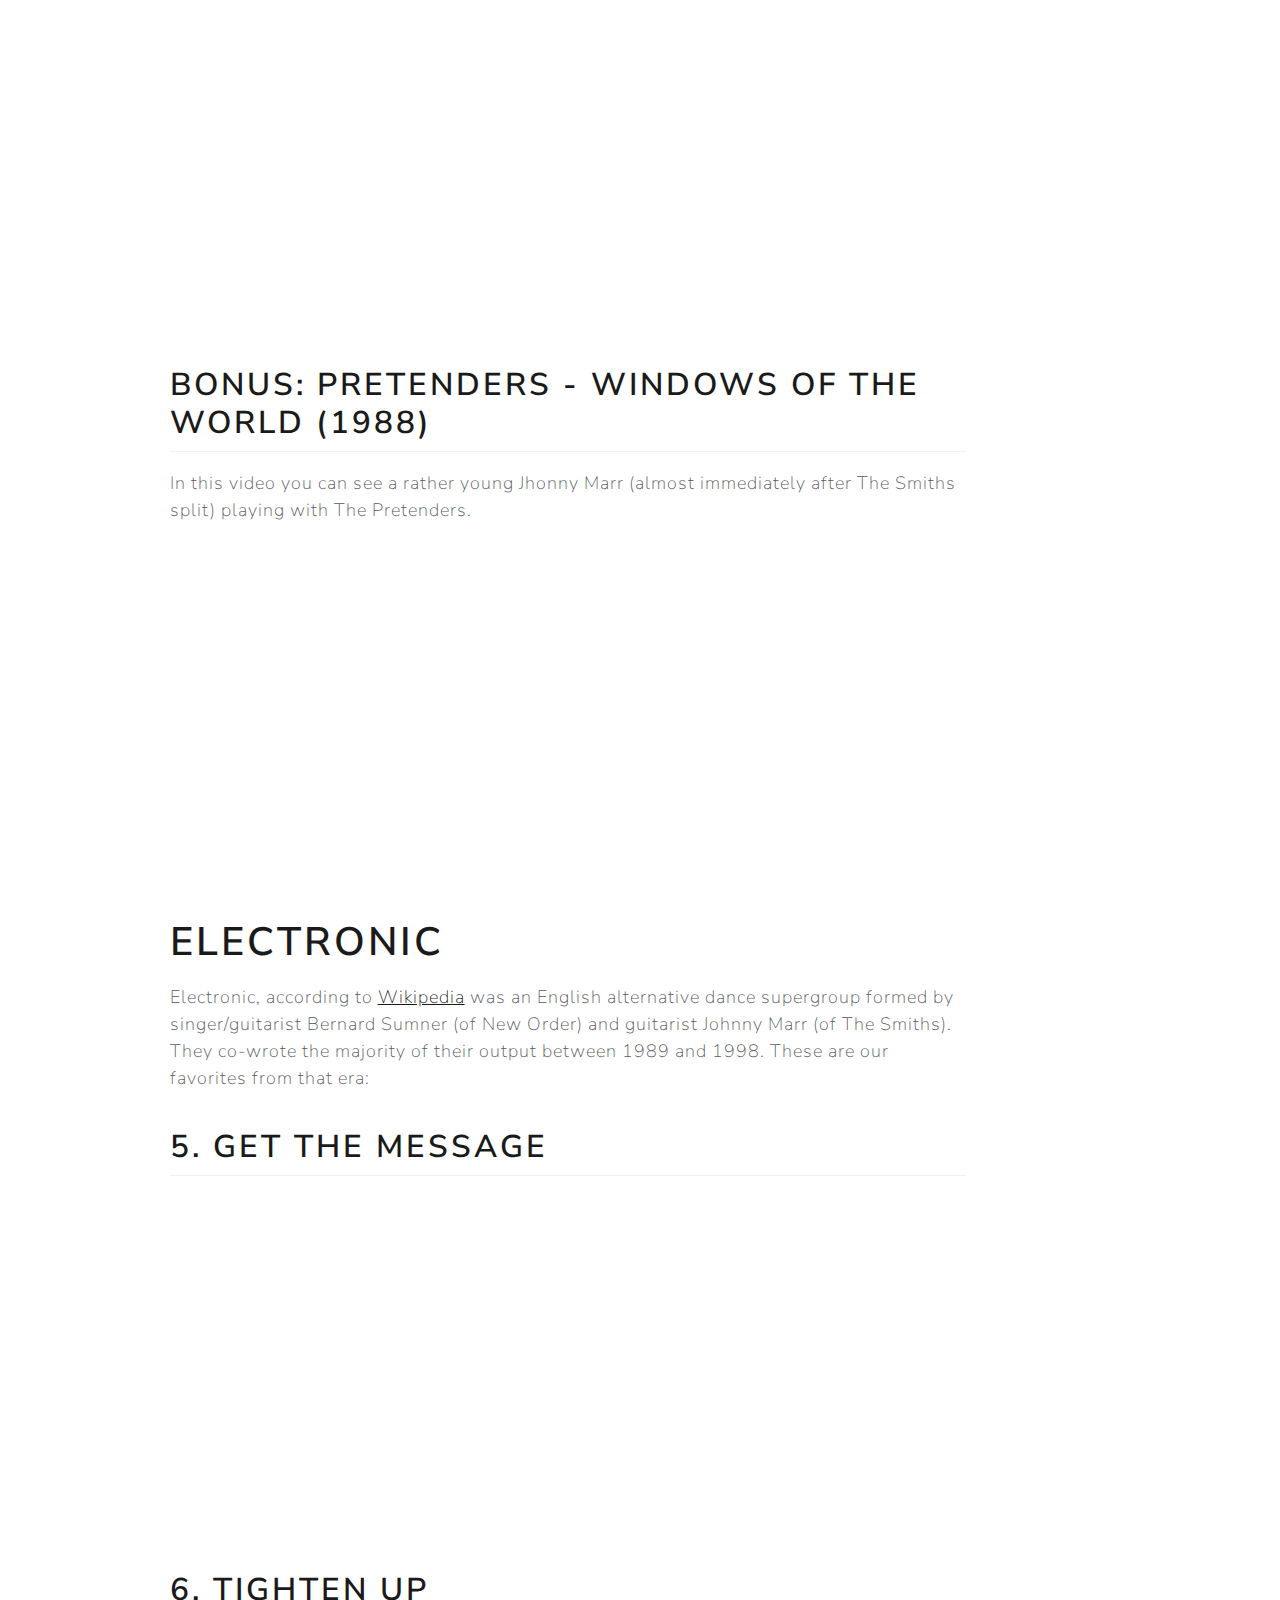
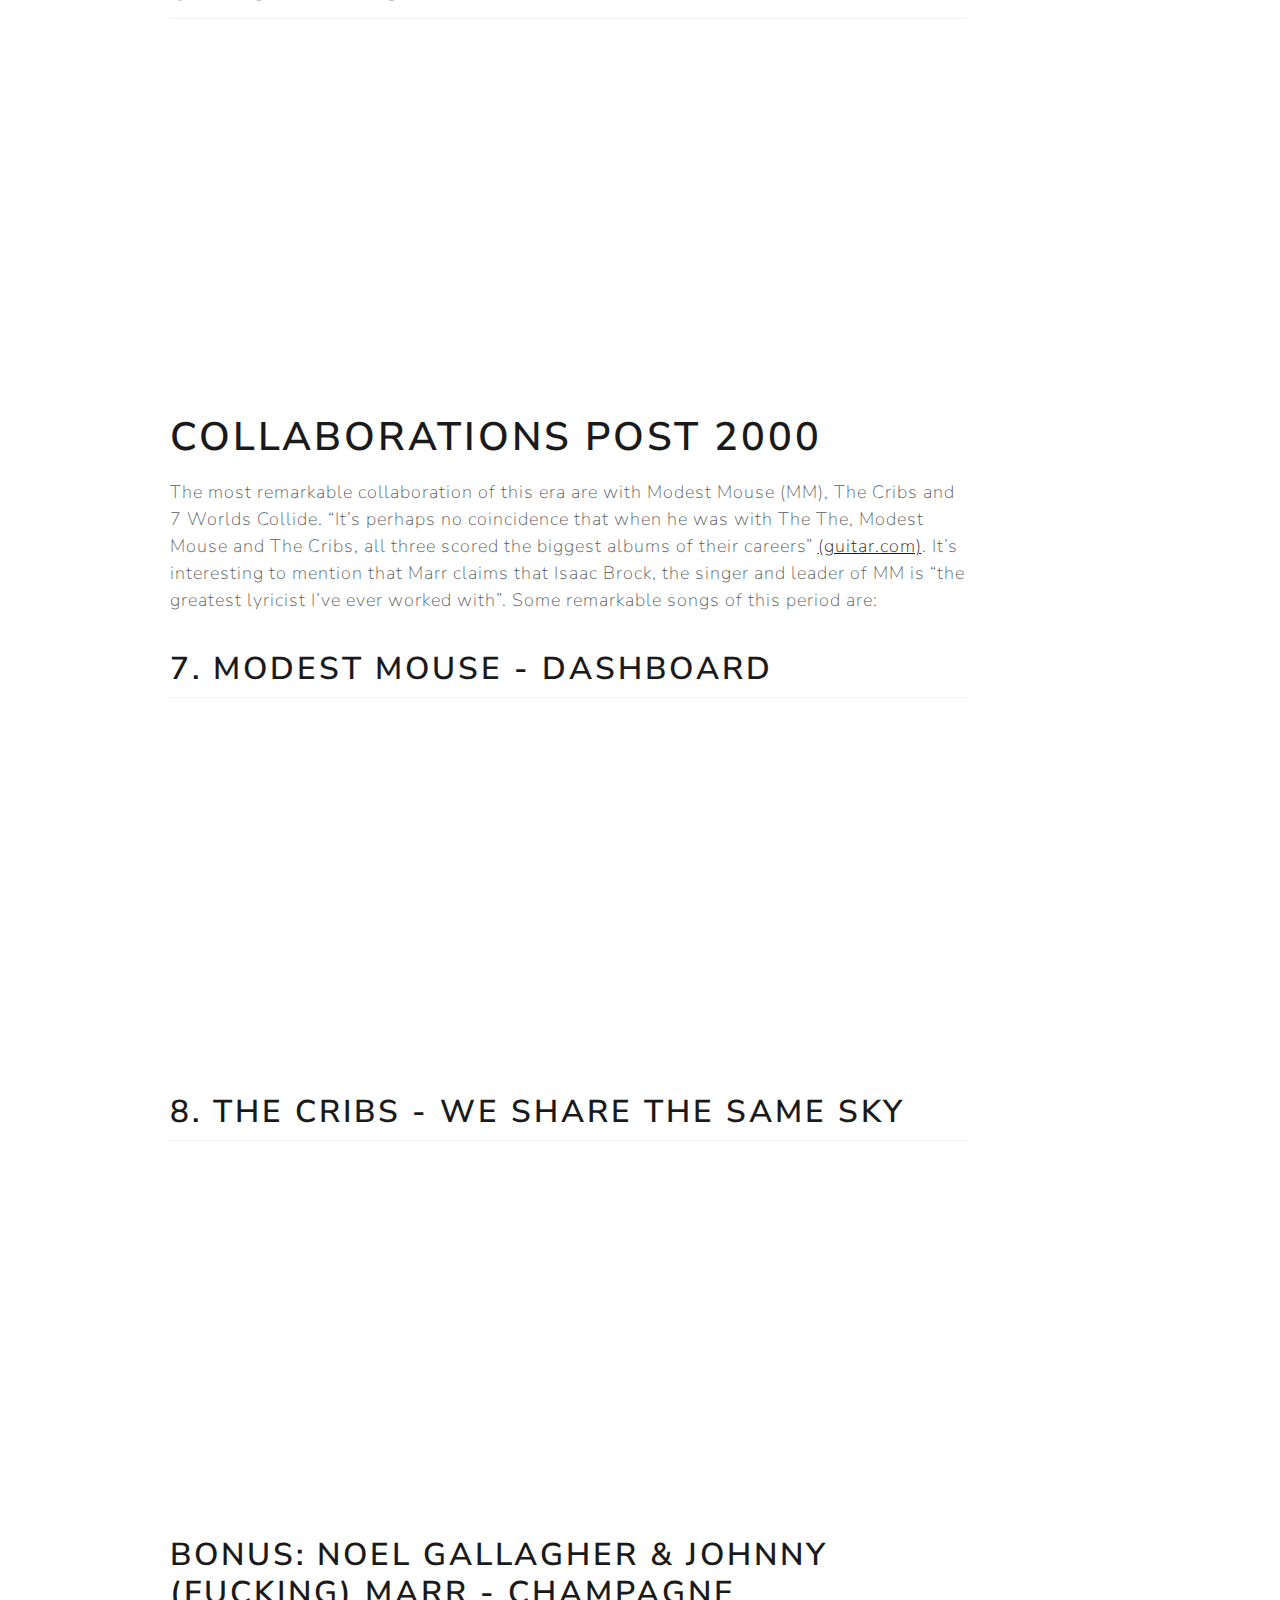
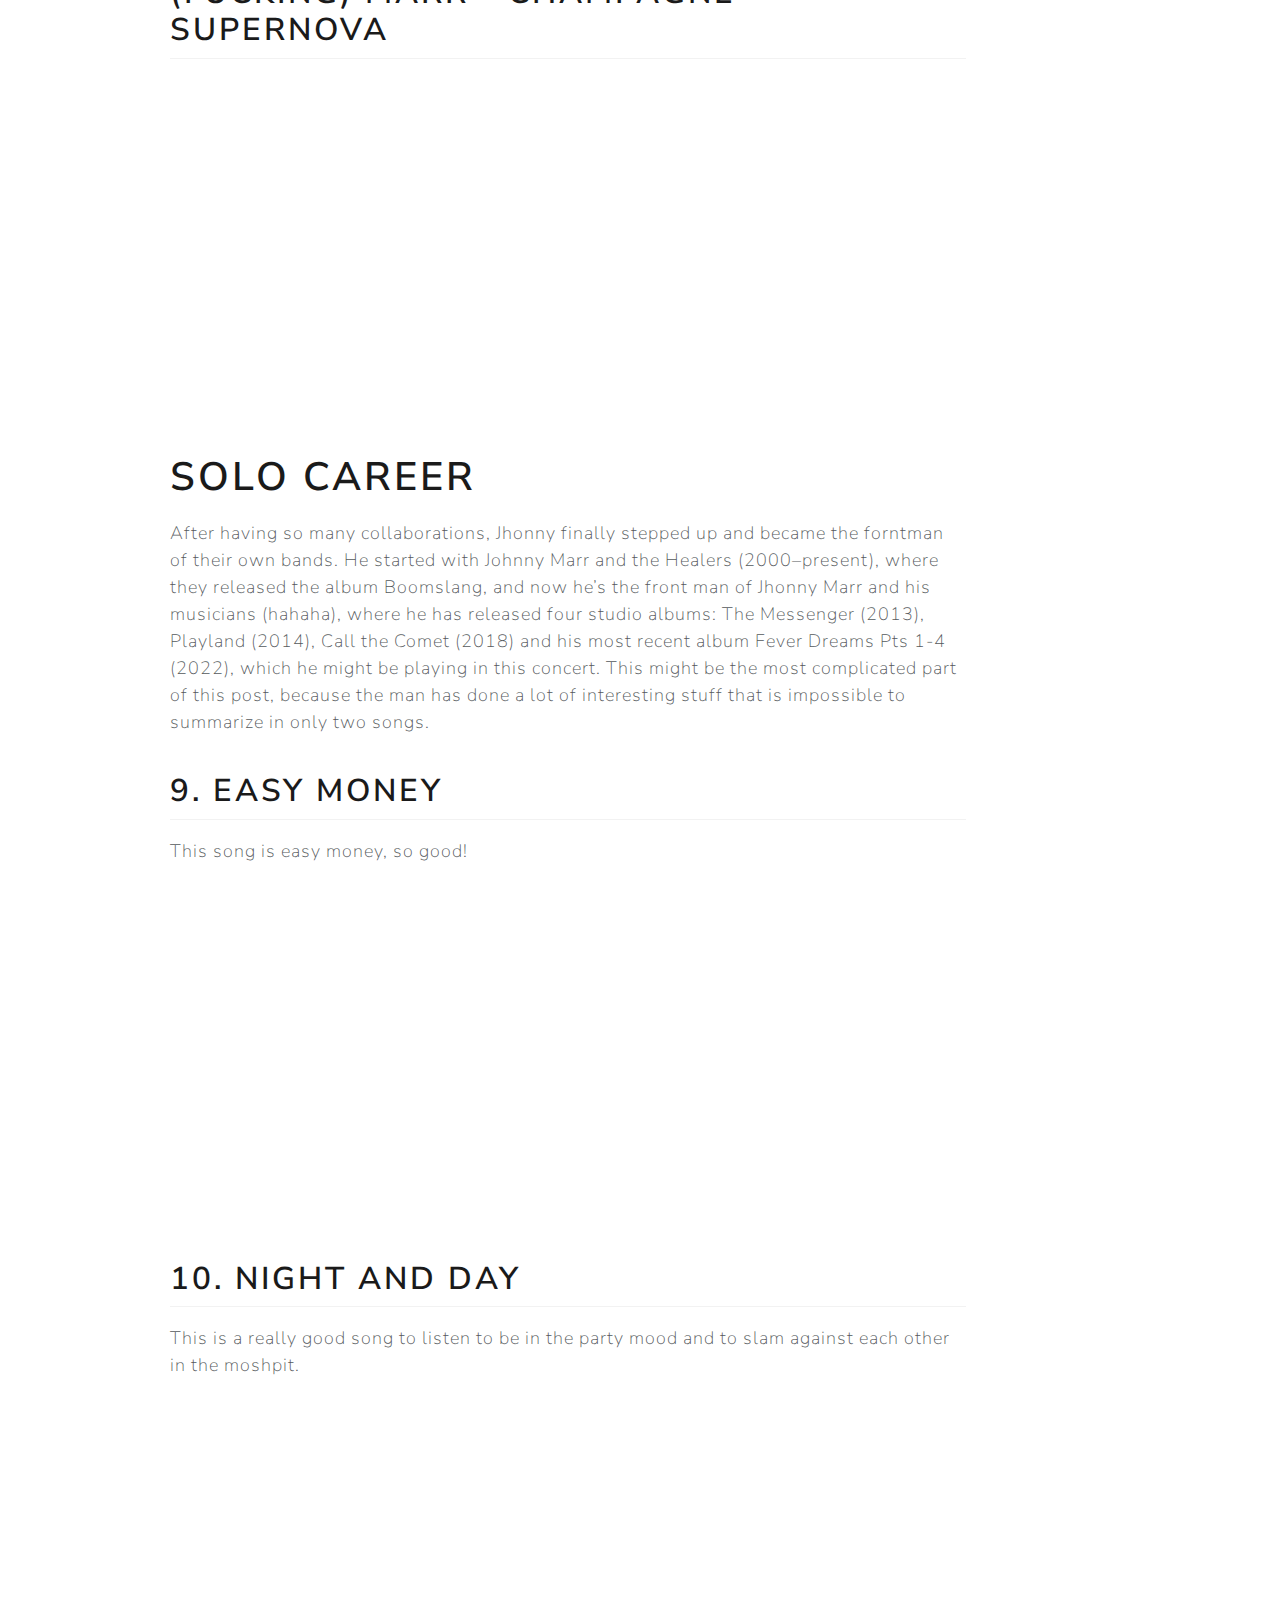
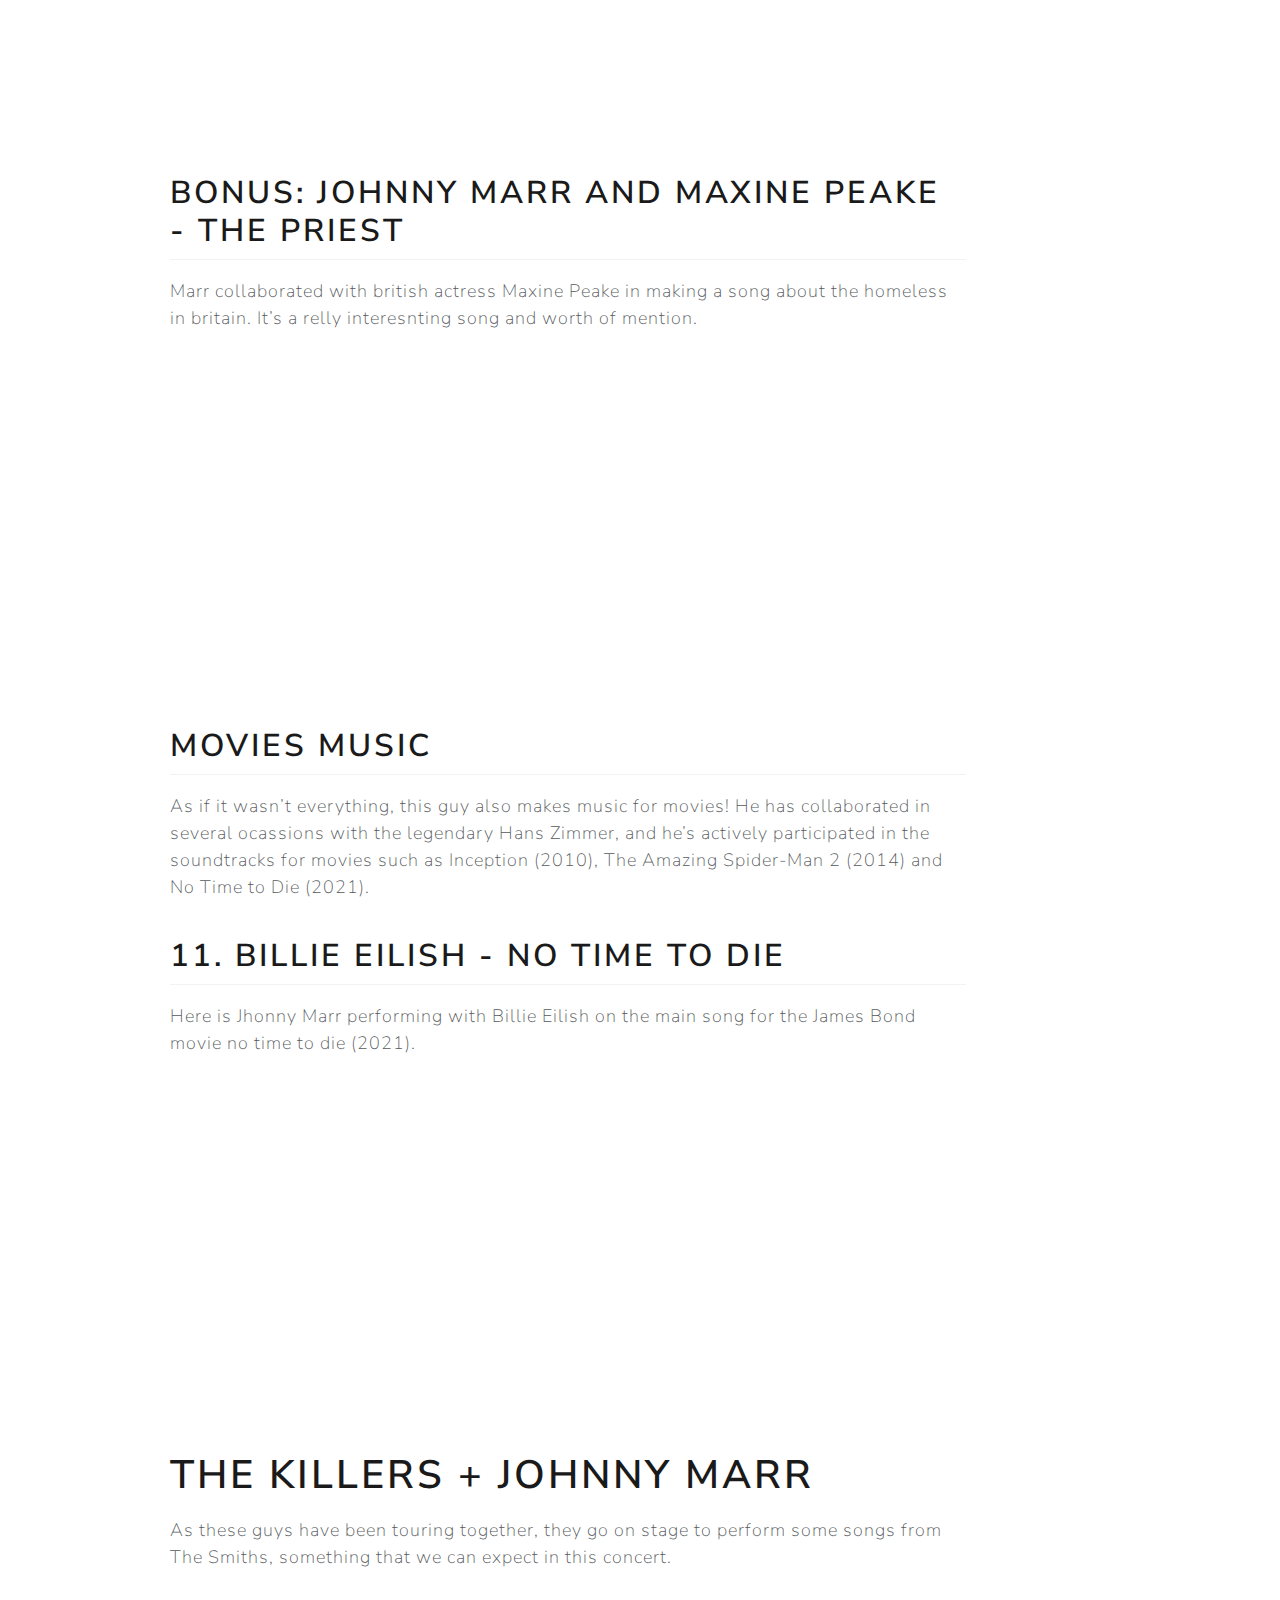
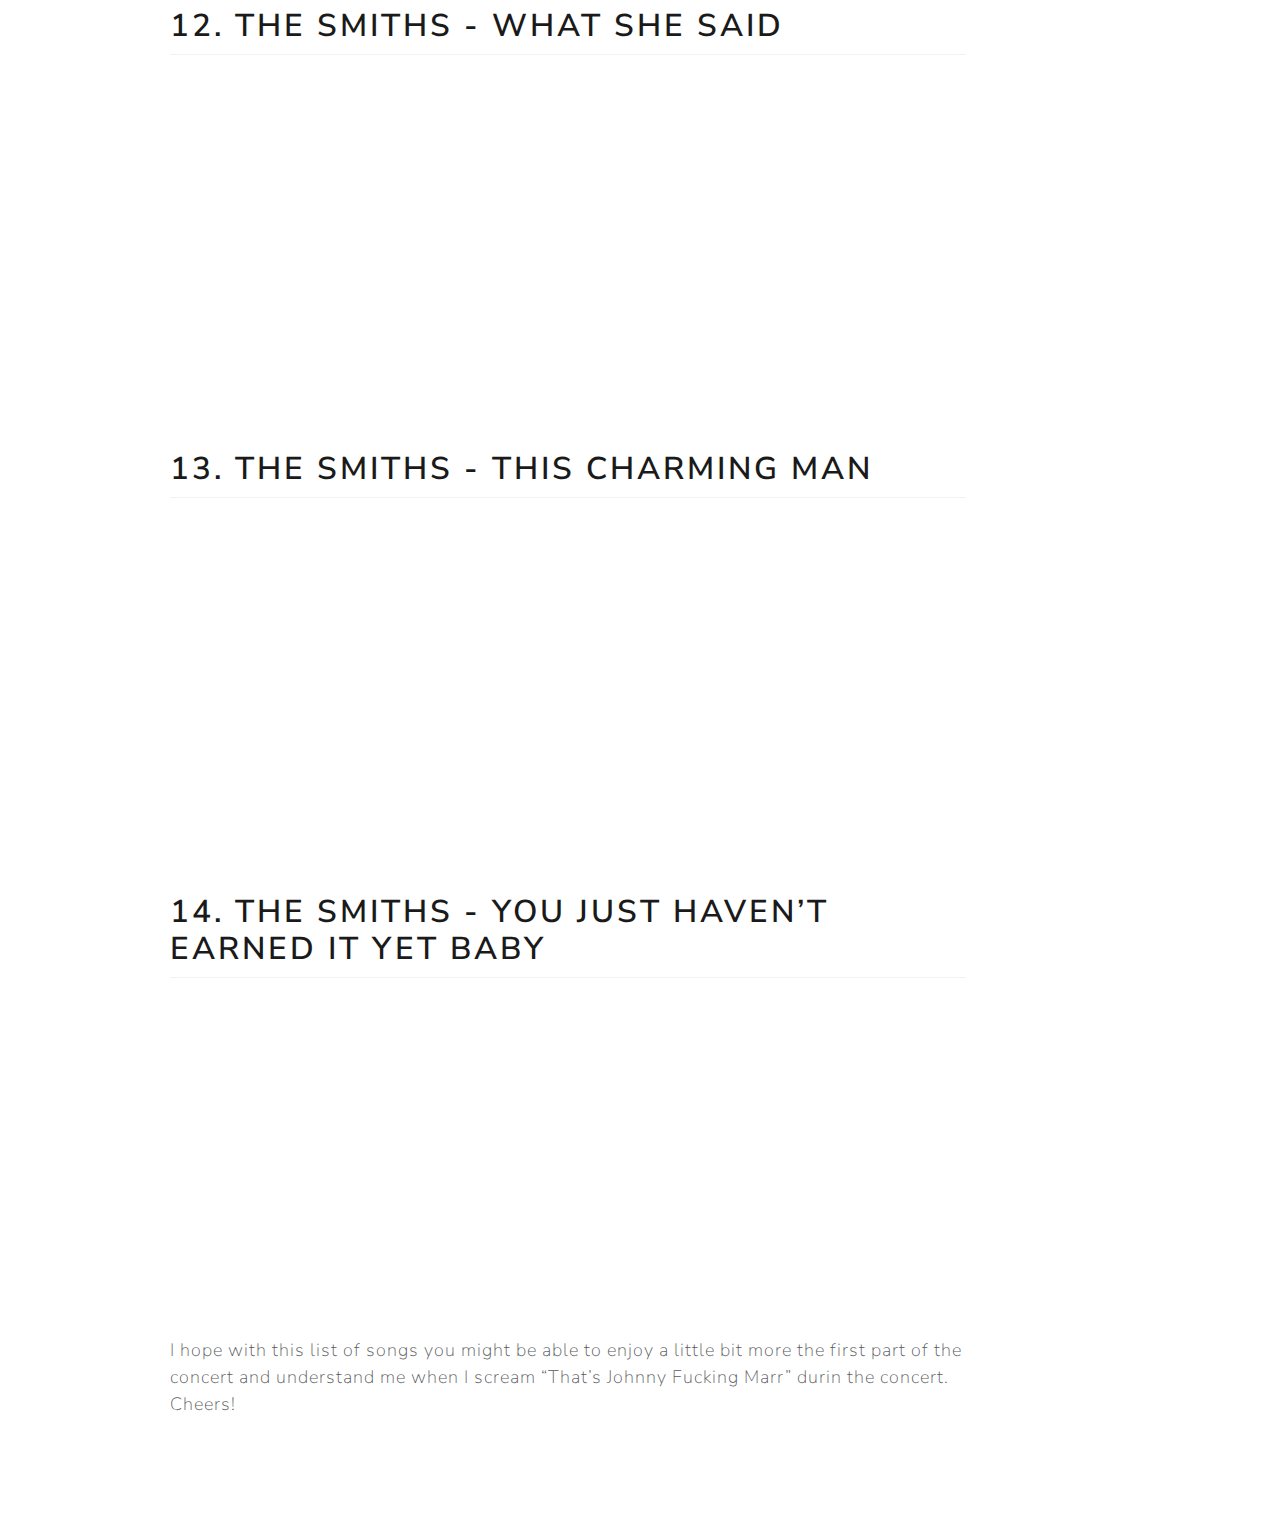
<file: docs/jfm.html>
<!DOCTYPE html>
<html xmlns="http://www.w3.org/1999/xhtml" lang="en" xml:lang="en"><head>

<meta charset="utf-8">
<meta name="generator" content="quarto-1.0.37">

<meta name="viewport" content="width=device-width, initial-scale=1.0, user-scalable=yes">

<meta name="dcterms.date" content="2022-10-01">

<title>SPL Webpage - That’s Mr.&nbsp;Johnny Fucking Marr to you</title>
<style>
code{white-space: pre-wrap;}
span.smallcaps{font-variant: small-caps;}
span.underline{text-decoration: underline;}
div.column{display: inline-block; vertical-align: top; width: 50%;}
div.hanging-indent{margin-left: 1.5em; text-indent: -1.5em;}
ul.task-list{list-style: none;}
</style>


<script src="site_libs/quarto-nav/quarto-nav.js"></script>
<script src="site_libs/quarto-nav/headroom.min.js"></script>
<script src="site_libs/clipboard/clipboard.min.js"></script>
<script src="site_libs/quarto-search/autocomplete.umd.js"></script>
<script src="site_libs/quarto-search/fuse.min.js"></script>
<script src="site_libs/quarto-search/quarto-search.js"></script>
<meta name="quarto:offset" content="./">
<script src="site_libs/quarto-html/quarto.js"></script>
<script src="site_libs/quarto-html/popper.min.js"></script>
<script src="site_libs/quarto-html/tippy.umd.min.js"></script>
<script src="site_libs/quarto-html/anchor.min.js"></script>
<link href="site_libs/quarto-html/tippy.css" rel="stylesheet">
<link href="site_libs/quarto-html/quarto-syntax-highlighting.css" rel="stylesheet" id="quarto-text-highlighting-styles">
<script src="site_libs/bootstrap/bootstrap.min.js"></script>
<link href="site_libs/bootstrap/bootstrap-icons.css" rel="stylesheet">
<link href="site_libs/bootstrap/bootstrap.min.css" rel="stylesheet" id="quarto-bootstrap" data-mode="light">
<script id="quarto-search-options" type="application/json">{
  "location": "navbar",
  "copy-button": false,
  "collapse-after": 3,
  "panel-placement": "end",
  "type": "overlay",
  "limit": 20,
  "language": {
    "search-no-results-text": "No results",
    "search-matching-documents-text": "matching documents",
    "search-copy-link-title": "Copy link to search",
    "search-hide-matches-text": "Hide additional matches",
    "search-more-match-text": "more match in this document",
    "search-more-matches-text": "more matches in this document",
    "search-clear-button-title": "Clear",
    "search-detached-cancel-button-title": "Cancel",
    "search-submit-button-title": "Submit"
  }
}</script>


<link rel="stylesheet" href="styles.css">
</head>

<body class="nav-fixed">

<div id="quarto-search-results"></div>
  <header id="quarto-header" class="headroom fixed-top">
    <nav class="navbar navbar-expand-lg navbar-dark ">
      <div class="navbar-container container-fluid">
      <a class="navbar-brand" href="./index.html">
    <span class="navbar-title">SPL Webpage</span>
  </a>
          <button class="navbar-toggler" type="button" data-bs-toggle="collapse" data-bs-target="#navbarCollapse" aria-controls="navbarCollapse" aria-expanded="false" aria-label="Toggle navigation" onclick="if (window.quartoToggleHeadroom) { window.quartoToggleHeadroom(); }">
  <span class="navbar-toggler-icon"></span>
</button>
          <div class="collapse navbar-collapse" id="navbarCollapse">
            <ul class="navbar-nav navbar-nav-scroll me-auto">
  <li class="nav-item">
    <a class="nav-link" href="./index.html">Home</a>
  </li>  
  <li class="nav-item">
    <a class="nav-link" href="./my_research2.html">My research</a>
  </li>  
  <li class="nav-item">
    <a class="nav-link active" href="./jfm.html" aria-current="page">Johnny Marr</a>
  </li>  
</ul>
            <ul class="navbar-nav navbar-nav-scroll ms-auto">
  <li class="nav-item compact">
    <a class="nav-link" href="https://github.com/che132"><i class="bi bi-github" role="img">
</i> 
 </a>
  </li>  
  <li class="nav-item compact">
    <a class="nav-link" href="https://orcid.org/0000-0002-1893-4325"><i class="bi bi-globe2" role="img">
</i> 
 </a>
  </li>  
  <li class="nav-item compact">
    <a class="nav-link" href="https://www.linkedin.com/in/sergiopl/"><i class="bi bi-linkedin" role="img">
</i> 
 </a>
  </li>  
  <li class="nav-item compact">
    <a class="nav-link" href="https://scholar.google.com/citations?user=eXu97JkAAAAJ&amp;hl=es"><i class="bi bi-google" role="img">
</i> 
 </a>
  </li>  
</ul>
              <div id="quarto-search" class="" title="Search"></div>
          </div> <!-- /navcollapse -->
      </div> <!-- /container-fluid -->
    </nav>
</header>
<!-- content -->
<div id="quarto-content" class="quarto-container page-columns page-rows-contents page-layout-article page-navbar">
<!-- sidebar -->
<!-- margin-sidebar -->
    <div id="quarto-margin-sidebar" class="sidebar margin-sidebar">
        <nav id="TOC" role="doc-toc">
    <h2 id="toc-title">On this page</h2>
   
  <ul>
  <li><a href="#the-smiths" id="toc-the-smiths" class="nav-link active" data-scroll-target="#the-smiths">The Smiths</a>
  <ul class="collapse">
  <li><a href="#this-charming-man" id="toc-this-charming-man" class="nav-link" data-scroll-target="#this-charming-man">1. This Charming Man</a></li>
  <li><a href="#please-please-please-let-me-get-what-i-want" id="toc-please-please-please-let-me-get-what-i-want" class="nav-link" data-scroll-target="#please-please-please-let-me-get-what-i-want">2. Please, Please, Please, let me get what I want</a></li>
  <li><a href="#bonus-heaven-knows-im-miserable-know." id="toc-bonus-heaven-knows-im-miserable-know." class="nav-link" data-scroll-target="#bonus-heaven-knows-im-miserable-know.">Bonus: Heaven Knows I’m miserable Know.</a></li>
  </ul></li>
  <li><a href="#s-collaborations" id="toc-s-collaborations" class="nav-link" data-scroll-target="#s-collaborations">80-90’s collaborations</a>
  <ul class="collapse">
  <li><a href="#the-talking-heads---nothing-but-flowers" id="toc-the-talking-heads---nothing-but-flowers" class="nav-link" data-scroll-target="#the-talking-heads---nothing-but-flowers">3. The Talking Heads - [Nothing but] flowers</a></li>
  <li><a href="#the-the---the-beaten-generation" id="toc-the-the---the-beaten-generation" class="nav-link" data-scroll-target="#the-the---the-beaten-generation">4. The The - The Beat(en) Generation</a></li>
  <li><a href="#bonus-pretenders---windows-of-the-world-1988" id="toc-bonus-pretenders---windows-of-the-world-1988" class="nav-link" data-scroll-target="#bonus-pretenders---windows-of-the-world-1988">Bonus: Pretenders - Windows Of The World (1988)</a></li>
  </ul></li>
  <li><a href="#electronic" id="toc-electronic" class="nav-link" data-scroll-target="#electronic">Electronic</a>
  <ul class="collapse">
  <li><a href="#get-the-message" id="toc-get-the-message" class="nav-link" data-scroll-target="#get-the-message">5. Get the message</a></li>
  <li><a href="#tighten-up" id="toc-tighten-up" class="nav-link" data-scroll-target="#tighten-up">6. Tighten Up</a></li>
  </ul></li>
  <li><a href="#collaborations-post-2000" id="toc-collaborations-post-2000" class="nav-link" data-scroll-target="#collaborations-post-2000">Collaborations post 2000</a>
  <ul class="collapse">
  <li><a href="#modest-mouse---dashboard" id="toc-modest-mouse---dashboard" class="nav-link" data-scroll-target="#modest-mouse---dashboard">7. Modest Mouse - Dashboard</a></li>
  <li><a href="#the-cribs---we-share-the-same-sky" id="toc-the-cribs---we-share-the-same-sky" class="nav-link" data-scroll-target="#the-cribs---we-share-the-same-sky">8. The Cribs - We share the same sky</a></li>
  <li><a href="#bonus-noel-gallagher-johnny-fucking-marr---champagne-supernova" id="toc-bonus-noel-gallagher-johnny-fucking-marr---champagne-supernova" class="nav-link" data-scroll-target="#bonus-noel-gallagher-johnny-fucking-marr---champagne-supernova">Bonus: Noel Gallagher &amp; Johnny (Fucking) Marr - Champagne Supernova</a></li>
  </ul></li>
  <li><a href="#solo-career" id="toc-solo-career" class="nav-link" data-scroll-target="#solo-career">Solo career</a>
  <ul class="collapse">
  <li><a href="#easy-money" id="toc-easy-money" class="nav-link" data-scroll-target="#easy-money">9. Easy Money</a></li>
  <li><a href="#night-and-day" id="toc-night-and-day" class="nav-link" data-scroll-target="#night-and-day">10. Night and Day</a></li>
  <li><a href="#bonus-johnny-marr-and-maxine-peake---the-priest" id="toc-bonus-johnny-marr-and-maxine-peake---the-priest" class="nav-link" data-scroll-target="#bonus-johnny-marr-and-maxine-peake---the-priest">Bonus: Johnny Marr and Maxine Peake - The Priest</a></li>
  <li><a href="#movies-music" id="toc-movies-music" class="nav-link" data-scroll-target="#movies-music">Movies music</a></li>
  <li><a href="#billie-eilish---no-time-to-die" id="toc-billie-eilish---no-time-to-die" class="nav-link" data-scroll-target="#billie-eilish---no-time-to-die">11. Billie Eilish - No Time To Die</a></li>
  </ul></li>
  <li><a href="#the-killers-johnny-marr" id="toc-the-killers-johnny-marr" class="nav-link" data-scroll-target="#the-killers-johnny-marr">The Killers + Johnny Marr</a>
  <ul class="collapse">
  <li><a href="#the-smiths---what-she-said" id="toc-the-smiths---what-she-said" class="nav-link" data-scroll-target="#the-smiths---what-she-said">12. The Smiths - What She said</a></li>
  <li><a href="#the-smiths---this-charming-man" id="toc-the-smiths---this-charming-man" class="nav-link" data-scroll-target="#the-smiths---this-charming-man">13. The Smiths - This Charming man</a></li>
  <li><a href="#the-smiths---you-just-havent-earned-it-yet-baby" id="toc-the-smiths---you-just-havent-earned-it-yet-baby" class="nav-link" data-scroll-target="#the-smiths---you-just-havent-earned-it-yet-baby">14. The Smiths - You Just Haven’t Earned It Yet Baby</a></li>
  </ul></li>
  </ul>
</nav>
    </div>
<!-- main -->
<main class="content" id="quarto-document-content">

<header id="title-block-header" class="quarto-title-block default">
<div class="quarto-title">
<h1 class="title">That’s Mr.&nbsp;Johnny Fucking Marr to you</h1>
  <div class="quarto-categories">
    <div class="quarto-category">news</div>
    <div class="quarto-category">music</div>
  </div>
  </div>



<div class="quarto-title-meta">

    <div>
    <div class="quarto-title-meta-heading">Authors</div>
    <div class="quarto-title-meta-contents">
             <p>Sergio Pérez-Limón </p>
             <p>Alexis Gabriel Cruz Herrera </p>
          </div>
  </div>
    
    <div>
    <div class="quarto-title-meta-heading">Published</div>
    <div class="quarto-title-meta-contents">
      <p class="date">October 1, 2022</p>
    </div>
  </div>
    
  </div>
  

</header>

<iframe width="560" height="315" src="https://www.youtube-nocookie.com/embed/VB07Yd5QP3I?start=34" title="YouTube video player" frameborder="0" allow="accelerometer; autoplay; clipboard-write; encrypted-media; gyroscope; picture-in-picture" allowfullscreen="" data-external="1">
</iframe>
<p>Since most of you are attending the concert for <a href="https://bjc.psu.edu/killers">The Killers and “Special guest” Johnny Marr</a> (in my opinion should be the other way around), and I know that most of you might not be familiarized with the excellent, deep, diverse and long career of Johnny Fucking Marr, me and my best friend Alexis (El Vago) spend some time (probably more than we should have) curating a few songs from what the different phases of Marr’s carrer. These are only a few of our favorite songs and I hope you enjoy them as much as we do, so you wont go to the concert thinking “who’s this guy”?</p>
<p>If you’re more interested in his career, you can reed this article in <a href="https://en.wikipedia.org/wiki/Johnny_Marr">Wikipedia</a> about his work, or this resume in <a href="https://www.allmusic.com/artist/johnny-marr-mn0000202899/biography?1664677939089">ALLMUSIC</a>, hell, if you are really interested you can even read his <a href="https://www.amazon.com/Set-Free-Autobiography-Johnny-Marr/dp/0062438697">autobiography</a>.</p>
<section id="the-smiths" class="level1">
<h1>The Smiths</h1>
<p>Johnny Marr’s mythic career started with the legendary band “The Smiths” (as you can tell by the shirts that I wear, I also like them a lot). He acted as the guitarist, co-songwriter and half of the soul of the band, creating music that will last forever in the hearts of cringy teenagers (such as myself). These are two songs that are a must and most likely will be played in the concert.</p>
<section id="this-charming-man" class="level2">
<h2 class="anchored" data-anchor-id="this-charming-man">1. This Charming Man</h2>
<p>I like the <a href="https://en.wikipedia.org/wiki/This_Charming_Man">Wikipedia</a> description, where it states that the song is defined by Marr’s jangle pop guitar riff and Morrissey’s characteristically morose lyrics, which revolve around the recurrent Smiths themes of sexual ambiguity and lust (ain’t we all?)</p>
<iframe width="560" height="315" src="https://www.youtube-nocookie.com/embed/cJRP3LRcUFg" title="YouTube video player" frameborder="0" allow="accelerometer; autoplay; clipboard-write; encrypted-media; gyroscope; picture-in-picture" allowfullscreen="" data-external="1">
</iframe>
<p>A little video of Johnny Marr explaining the main riff in the song</p>
<iframe width="560" height="315" src="https://www.youtube-nocookie.com/embed/zMbS_043bVE" title="YouTube video player" frameborder="0" allow="accelerometer; autoplay; clipboard-write; encrypted-media; gyroscope; picture-in-picture" allowfullscreen="" data-external="1">
</iframe>
</section>
<section id="please-please-please-let-me-get-what-i-want" class="level2">
<h2 class="anchored" data-anchor-id="please-please-please-let-me-get-what-i-want">2. Please, Please, Please, let me get what I want</h2>
<p>Short yet beautiful and powerful, this song reminde us of a claim that we all have made.</p>
<iframe width="560" height="315" src="https://www.youtube-nocookie.com/embed/w3qPMe_cCJk" title="YouTube video player" frameborder="0" allow="accelerometer; autoplay; clipboard-write; encrypted-media; gyroscope; picture-in-picture" allowfullscreen="" data-external="1">
</iframe>
<p>An excellent performance of Johnny Marr of the same song</p>
<iframe width="560" height="315" src="https://www.youtube-nocookie.com/embed/_JU3bogr4oc" title="YouTube video player" frameborder="0" allow="accelerometer; autoplay; clipboard-write; encrypted-media; gyroscope; picture-in-picture" allowfullscreen="" data-external="1">
</iframe>
</section>
<section id="bonus-heaven-knows-im-miserable-know." class="level2">
<h2 class="anchored" data-anchor-id="bonus-heaven-knows-im-miserable-know.">Bonus: Heaven Knows I’m miserable Know.</h2>
<p>If you’re a grad student, you’ll get it.</p>
<iframe width="560" height="315" src="https://www.youtube-nocookie.com/embed/TjPhzgxe3L0" title="YouTube video player" frameborder="0" allow="accelerometer; autoplay; clipboard-write; encrypted-media; gyroscope; picture-in-picture" allowfullscreen="" data-external="1">
</iframe>
</section>
</section>
<section id="s-collaborations" class="level1">
<h1>80-90’s collaborations</h1>
<p>After the Smiths split in 1987, Marr participated in a shit ton of collaborating with big names, such as The Pretenders, The The, Billy Duffy, Pet Shop Boys, Bryan Ferry, Billy Bragg, Kirsty MacColl, Black Grape, Jane Birkin, Talking Heads, and Beck. These are our favorites of that period.</p>
<section id="the-talking-heads---nothing-but-flowers" class="level2">
<h2 class="anchored" data-anchor-id="the-talking-heads---nothing-but-flowers">3. The Talking Heads - [Nothing but] flowers</h2>
<p>This is my absolute favorite of that era. Right after the split with The Smiths, Marr was invited to collaborate with The Talking Heads, another mythic group in their last studio album: “Naked”, which is a little bit weird but I like it. Marr’s post-The Smith’s sound is all over this song, and his contribution is so unique that when you hear more recent versions of this song from David Byrne (former The Talking Heads singer), its just not the same. Note: If you’re from the Plant Sciences department, you will love this song as well.</p>
<iframe width="560" height="315" src="https://www.youtube-nocookie.com/embed/2twY8YQYDBE" title="YouTube video player" frameborder="0" allow="accelerometer; autoplay; clipboard-write; encrypted-media; gyroscope; picture-in-picture" allowfullscreen="" data-external="1">
</iframe>
</section>
<section id="the-the---the-beaten-generation" class="level2">
<h2 class="anchored" data-anchor-id="the-the---the-beaten-generation">4. The The - The Beat(en) Generation</h2>
<p>Even if this song was written in the late 80’s, it still resonates with so much true an energy nowadays. Matt Jhonson (The The’s singer, songwriter, leader, and basically everything) and Marr met even before The smiths era, and according to Marr’s autobiography, they made a deal in colaborating in some albums. And from that collaboration appeared two albums: Mind Bomb (1989, which is an absolutely fucking mind bomb) and Dusk (1992). It is very difficult to select a representative song out of this collaboration, but I think this one might do. If you have time, I recommend both albums.</p>
<iframe width="560" height="315" src="https://www.youtube-nocookie.com/embed/ustXRPke9lM" title="YouTube video player" frameborder="0" allow="accelerometer; autoplay; clipboard-write; encrypted-media; gyroscope; picture-in-picture" allowfullscreen="" data-external="1">
</iframe>
</section>
<section id="bonus-pretenders---windows-of-the-world-1988" class="level2">
<h2 class="anchored" data-anchor-id="bonus-pretenders---windows-of-the-world-1988">Bonus: Pretenders - Windows Of The World (1988)</h2>
<p>In this video you can see a rather young Jhonny Marr (almost immediately after The Smiths split) playing with The Pretenders.</p>
<iframe width="560" height="315" src="https://www.youtube-nocookie.com/embed/6jl8lvDW05E" title="YouTube video player" frameborder="0" allow="accelerometer; autoplay; clipboard-write; encrypted-media; gyroscope; picture-in-picture" allowfullscreen="" data-external="1">
</iframe>
</section>
</section>
<section id="electronic" class="level1">
<h1>Electronic</h1>
<p>Electronic, according to <a href="https://en.wikipedia.org/wiki/Electronic_(band)">Wikipedia</a> was an English alternative dance supergroup formed by singer/guitarist Bernard Sumner (of New Order) and guitarist Johnny Marr (of The Smiths). They co-wrote the majority of their output between 1989 and 1998. These are our favorites from that era:</p>
<section id="get-the-message" class="level2">
<h2 class="anchored" data-anchor-id="get-the-message">5. Get the message</h2>
<iframe width="560" height="315" src="https://www.youtube-nocookie.com/embed/LLfABWAO7UY" title="YouTube video player" frameborder="0" allow="accelerometer; autoplay; clipboard-write; encrypted-media; gyroscope; picture-in-picture" allowfullscreen="" data-external="1">
</iframe>
</section>
<section id="tighten-up" class="level2">
<h2 class="anchored" data-anchor-id="tighten-up">6. Tighten Up</h2>
<iframe width="560" height="315" src="https://www.youtube-nocookie.com/embed/SC_aIPJgg9I" title="YouTube video player" frameborder="0" allow="accelerometer; autoplay; clipboard-write; encrypted-media; gyroscope; picture-in-picture" allowfullscreen="" data-external="1">
</iframe>
</section>
</section>
<section id="collaborations-post-2000" class="level1">
<h1>Collaborations post 2000</h1>
<p>The most remarkable collaboration of this era are with Modest Mouse (MM), The Cribs and 7 Worlds Collide. “It’s perhaps no coincidence that when he was with The The, Modest Mouse and The Cribs, all three scored the biggest albums of their careers” <a href="https://guitar.com/guides/johnny-marr-a-unique-guitar-hero-with-a-chameleonic-talent/">(guitar.com)</a>. It’s interesting to mention that Marr claims that Isaac Brock, the singer and leader of MM is “the greatest lyricist I’ve ever worked with”. Some remarkable songs of this period are:</p>
<section id="modest-mouse---dashboard" class="level2">
<h2 class="anchored" data-anchor-id="modest-mouse---dashboard">7. Modest Mouse - Dashboard</h2>
<iframe width="560" height="315" src="https://www.youtube-nocookie.com/embed/penvn9VL32Y" title="YouTube video player" frameborder="0" allow="accelerometer; autoplay; clipboard-write; encrypted-media; gyroscope; picture-in-picture" allowfullscreen="" data-external="1">
</iframe>
</section>
<section id="the-cribs---we-share-the-same-sky" class="level2">
<h2 class="anchored" data-anchor-id="the-cribs---we-share-the-same-sky">8. The Cribs - We share the same sky</h2>
<iframe width="560" height="315" src="https://www.youtube-nocookie.com/embed/1DbcAl3EbIs" title="YouTube video player" frameborder="0" allow="accelerometer; autoplay; clipboard-write; encrypted-media; gyroscope; picture-in-picture" allowfullscreen="" data-external="1">
</iframe>
</section>
<section id="bonus-noel-gallagher-johnny-fucking-marr---champagne-supernova" class="level2">
<h2 class="anchored" data-anchor-id="bonus-noel-gallagher-johnny-fucking-marr---champagne-supernova">Bonus: Noel Gallagher &amp; Johnny (Fucking) Marr - Champagne Supernova</h2>
<iframe width="560" height="315" src="https://www.youtube-nocookie.com/embed/sqUr-HXWyrQ" title="YouTube video player" frameborder="0" allow="accelerometer; autoplay; clipboard-write; encrypted-media; gyroscope; picture-in-picture" allowfullscreen="" data-external="1">
</iframe>
</section>
</section>
<section id="solo-career" class="level1">
<h1>Solo career</h1>
<p>After having so many collaborations, Jhonny finally stepped up and became the forntman of their own bands. He started with Johnny Marr and the Healers (2000–present), where they released the album Boomslang, and now he’s the front man of Jhonny Marr and his musicians (hahaha), where he has released four studio albums: The Messenger (2013), Playland (2014), Call the Comet (2018) and his most recent album Fever Dreams Pts 1-4 (2022), which he might be playing in this concert. This might be the most complicated part of this post, because the man has done a lot of interesting stuff that is impossible to summarize in only two songs.</p>
<section id="easy-money" class="level2">
<h2 class="anchored" data-anchor-id="easy-money">9. Easy Money</h2>
<p>This song is easy money, so good!</p>
<iframe width="560" height="315" src="https://www.youtube-nocookie.com/embed/9_P5iSG_APE" title="YouTube video player" frameborder="0" allow="accelerometer; autoplay; clipboard-write; encrypted-media; gyroscope; picture-in-picture" allowfullscreen="" data-external="1">
</iframe>
</section>
<section id="night-and-day" class="level2">
<h2 class="anchored" data-anchor-id="night-and-day">10. Night and Day</h2>
<p>This is a really good song to listen to be in the party mood and to slam against each other in the moshpit.</p>
<iframe width="560" height="315" src="https://www.youtube-nocookie.com/embed/xuOocn__zVo" title="YouTube video player" frameborder="0" allow="accelerometer; autoplay; clipboard-write; encrypted-media; gyroscope; picture-in-picture" allowfullscreen="" data-external="1">
</iframe>
</section>
<section id="bonus-johnny-marr-and-maxine-peake---the-priest" class="level2">
<h2 class="anchored" data-anchor-id="bonus-johnny-marr-and-maxine-peake---the-priest">Bonus: Johnny Marr and Maxine Peake - The Priest</h2>
<p>Marr collaborated with british actress Maxine Peake in making a song about the homeless in britain. It’s a relly interesnting song and worth of mention.</p>
<iframe width="560" height="315" src="https://www.youtube-nocookie.com/embed/t9N1gulWafE" title="YouTube video player" frameborder="0" allow="accelerometer; autoplay; clipboard-write; encrypted-media; gyroscope; picture-in-picture" allowfullscreen="" data-external="1">
</iframe>
</section>
<section id="movies-music" class="level2">
<h2 class="anchored" data-anchor-id="movies-music">Movies music</h2>
<p>As if it wasn’t everything, this guy also makes music for movies! He has collaborated in several ocassions with the legendary Hans Zimmer, and he’s actively participated in the soundtracks for movies such as Inception (2010), The Amazing Spider-Man 2 (2014) and No Time to Die (2021).</p>
</section>
<section id="billie-eilish---no-time-to-die" class="level2">
<h2 class="anchored" data-anchor-id="billie-eilish---no-time-to-die">11. Billie Eilish - No Time To Die</h2>
<p>Here is Jhonny Marr performing with Billie Eilish on the main song for the James Bond movie no time to die (2021).</p>
<iframe width="560" height="315" src="https://www.youtube-nocookie.com/embed/2I1ZU5g1QNo" title="YouTube video player" frameborder="0" allow="accelerometer; autoplay; clipboard-write; encrypted-media; gyroscope; picture-in-picture" allowfullscreen="" data-external="1">
</iframe>
</section>
</section>
<section id="the-killers-johnny-marr" class="level1">
<h1>The Killers + Johnny Marr</h1>
<p>As these guys have been touring together, they go on stage to perform some songs from The Smiths, something that we can expect in this concert.</p>
<section id="the-smiths---what-she-said" class="level2">
<h2 class="anchored" data-anchor-id="the-smiths---what-she-said">12. The Smiths - What She said</h2>
<iframe width="560" height="315" src="https://www.youtube-nocookie.com/embed/KdFl1jKKWXE" title="YouTube video player" frameborder="0" allow="accelerometer; autoplay; clipboard-write; encrypted-media; gyroscope; picture-in-picture" allowfullscreen="" data-external="1">
</iframe>
</section>
<section id="the-smiths---this-charming-man" class="level2">
<h2 class="anchored" data-anchor-id="the-smiths---this-charming-man">13. The Smiths - This Charming man</h2>
<iframe width="560" height="315" src="https://www.youtube-nocookie.com/embed/VQnZTJny_b8" title="YouTube video player" frameborder="0" allow="accelerometer; autoplay; clipboard-write; encrypted-media; gyroscope; picture-in-picture" allowfullscreen="" data-external="1">
</iframe>
</section>
<section id="the-smiths---you-just-havent-earned-it-yet-baby" class="level2">
<h2 class="anchored" data-anchor-id="the-smiths---you-just-havent-earned-it-yet-baby">14. The Smiths - You Just Haven’t Earned It Yet Baby</h2>
<iframe width="560" height="315" src="https://www.youtube-nocookie.com/embed/uvoUStjzcMc" title="YouTube video player" frameborder="0" allow="accelerometer; autoplay; clipboard-write; encrypted-media; gyroscope; picture-in-picture" allowfullscreen="" data-external="1">
</iframe>
<p>I hope with this list of songs you might be able to enjoy a little bit more the first part of the concert and understand me when I scream “That’s Johnny Fucking Marr” durin the concert. Cheers!</p>


</section>
</section>

</main> <!-- /main -->
<script id="quarto-html-after-body" type="application/javascript">
window.document.addEventListener("DOMContentLoaded", function (event) {
  const toggleBodyColorMode = (bsSheetEl) => {
    const mode = bsSheetEl.getAttribute("data-mode");
    const bodyEl = window.document.querySelector("body");
    if (mode === "dark") {
      bodyEl.classList.add("quarto-dark");
      bodyEl.classList.remove("quarto-light");
    } else {
      bodyEl.classList.add("quarto-light");
      bodyEl.classList.remove("quarto-dark");
    }
  }
  const toggleBodyColorPrimary = () => {
    const bsSheetEl = window.document.querySelector("link#quarto-bootstrap");
    if (bsSheetEl) {
      toggleBodyColorMode(bsSheetEl);
    }
  }
  toggleBodyColorPrimary();  
  const icon = "";
  const anchorJS = new window.AnchorJS();
  anchorJS.options = {
    placement: 'right',
    icon: icon
  };
  anchorJS.add('.anchored');
  const clipboard = new window.ClipboardJS('.code-copy-button', {
    target: function(trigger) {
      return trigger.previousElementSibling;
    }
  });
  clipboard.on('success', function(e) {
    // button target
    const button = e.trigger;
    // don't keep focus
    button.blur();
    // flash "checked"
    button.classList.add('code-copy-button-checked');
    var currentTitle = button.getAttribute("title");
    button.setAttribute("title", "Copied!");
    setTimeout(function() {
      button.setAttribute("title", currentTitle);
      button.classList.remove('code-copy-button-checked');
    }, 1000);
    // clear code selection
    e.clearSelection();
  });
  function tippyHover(el, contentFn) {
    const config = {
      allowHTML: true,
      content: contentFn,
      maxWidth: 500,
      delay: 100,
      arrow: false,
      appendTo: function(el) {
          return el.parentElement;
      },
      interactive: true,
      interactiveBorder: 10,
      theme: 'quarto',
      placement: 'bottom-start'
    };
    window.tippy(el, config); 
  }
  const noterefs = window.document.querySelectorAll('a[role="doc-noteref"]');
  for (var i=0; i<noterefs.length; i++) {
    const ref = noterefs[i];
    tippyHover(ref, function() {
      let href = ref.getAttribute('href');
      try { href = new URL(href).hash; } catch {}
      const id = href.replace(/^#\/?/, "");
      const note = window.document.getElementById(id);
      return note.innerHTML;
    });
  }
  var bibliorefs = window.document.querySelectorAll('a[role="doc-biblioref"]');
  for (var i=0; i<bibliorefs.length; i++) {
    const ref = bibliorefs[i];
    const cites = ref.parentNode.getAttribute('data-cites').split(' ');
    tippyHover(ref, function() {
      var popup = window.document.createElement('div');
      cites.forEach(function(cite) {
        var citeDiv = window.document.createElement('div');
        citeDiv.classList.add('hanging-indent');
        citeDiv.classList.add('csl-entry');
        var biblioDiv = window.document.getElementById('ref-' + cite);
        if (biblioDiv) {
          citeDiv.innerHTML = biblioDiv.innerHTML;
        }
        popup.appendChild(citeDiv);
      });
      return popup.innerHTML;
    });
  }
});
</script>
</div> <!-- /content -->



</body></html>
</file>
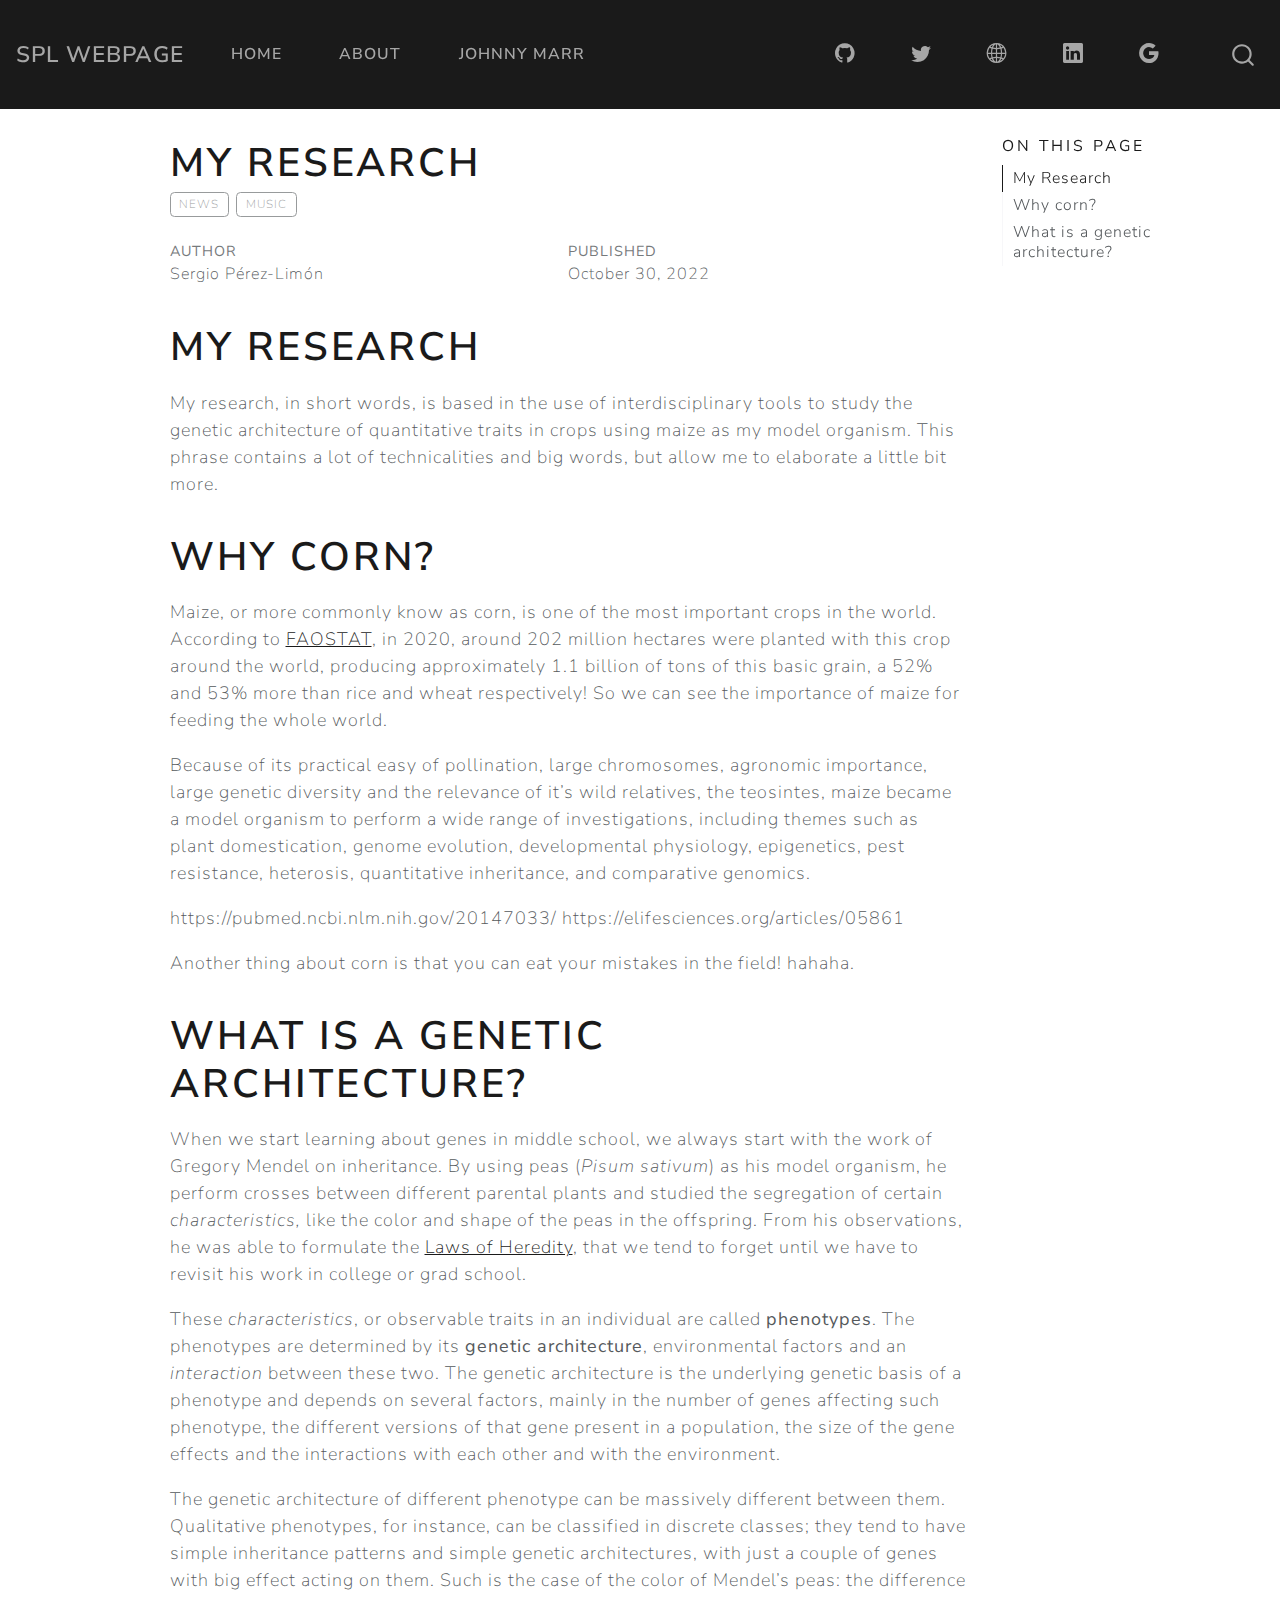
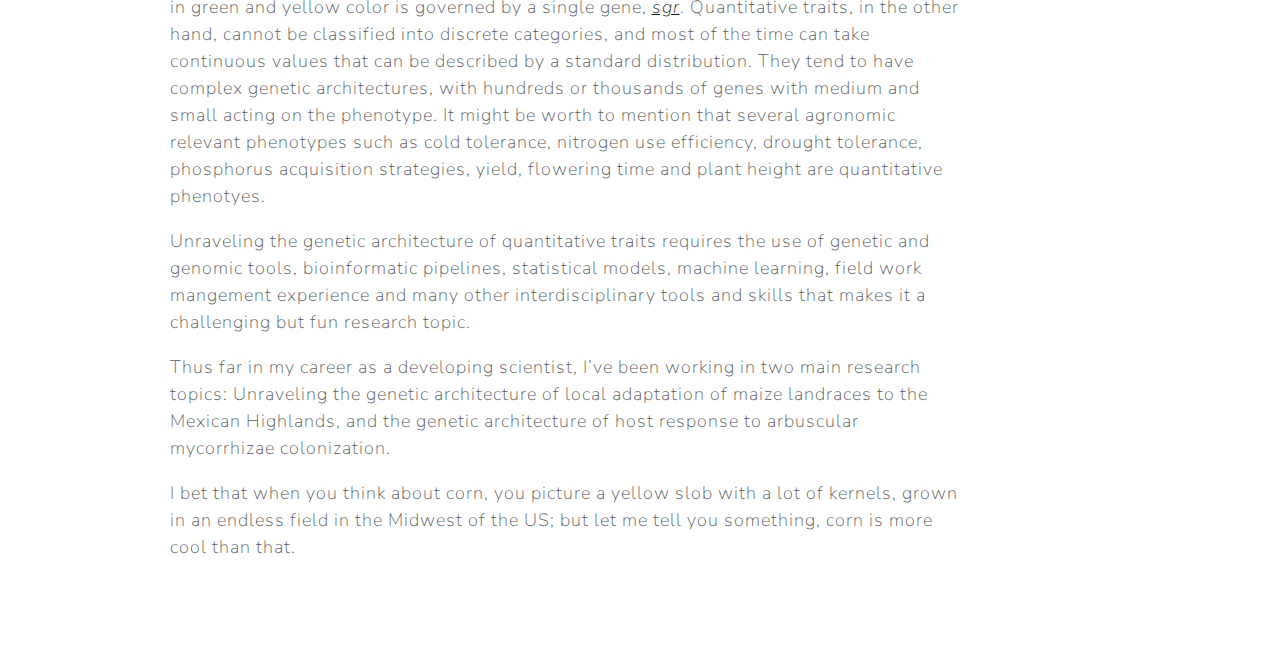
<file: docs/my_research.html>
<!DOCTYPE html>
<html xmlns="http://www.w3.org/1999/xhtml" lang="en" xml:lang="en"><head>

<meta charset="utf-8">
<meta name="generator" content="quarto-1.0.37">

<meta name="viewport" content="width=device-width, initial-scale=1.0, user-scalable=yes">

<meta name="dcterms.date" content="2022-10-30">

<title>SPL Webpage - My research</title>
<style>
code{white-space: pre-wrap;}
span.smallcaps{font-variant: small-caps;}
span.underline{text-decoration: underline;}
div.column{display: inline-block; vertical-align: top; width: 50%;}
div.hanging-indent{margin-left: 1.5em; text-indent: -1.5em;}
ul.task-list{list-style: none;}
</style>


<script src="site_libs/quarto-nav/quarto-nav.js"></script>
<script src="site_libs/quarto-nav/headroom.min.js"></script>
<script src="site_libs/clipboard/clipboard.min.js"></script>
<script src="site_libs/quarto-search/autocomplete.umd.js"></script>
<script src="site_libs/quarto-search/fuse.min.js"></script>
<script src="site_libs/quarto-search/quarto-search.js"></script>
<meta name="quarto:offset" content="./">
<script src="site_libs/quarto-html/quarto.js"></script>
<script src="site_libs/quarto-html/popper.min.js"></script>
<script src="site_libs/quarto-html/tippy.umd.min.js"></script>
<script src="site_libs/quarto-html/anchor.min.js"></script>
<link href="site_libs/quarto-html/tippy.css" rel="stylesheet">
<link href="site_libs/quarto-html/quarto-syntax-highlighting.css" rel="stylesheet" id="quarto-text-highlighting-styles">
<script src="site_libs/bootstrap/bootstrap.min.js"></script>
<link href="site_libs/bootstrap/bootstrap-icons.css" rel="stylesheet">
<link href="site_libs/bootstrap/bootstrap.min.css" rel="stylesheet" id="quarto-bootstrap" data-mode="light">
<script id="quarto-search-options" type="application/json">{
  "location": "navbar",
  "copy-button": false,
  "collapse-after": 3,
  "panel-placement": "end",
  "type": "overlay",
  "limit": 20,
  "language": {
    "search-no-results-text": "No results",
    "search-matching-documents-text": "matching documents",
    "search-copy-link-title": "Copy link to search",
    "search-hide-matches-text": "Hide additional matches",
    "search-more-match-text": "more match in this document",
    "search-more-matches-text": "more matches in this document",
    "search-clear-button-title": "Clear",
    "search-detached-cancel-button-title": "Cancel",
    "search-submit-button-title": "Submit"
  }
}</script>


<link rel="stylesheet" href="styles.css">
</head>

<body class="nav-fixed">

<div id="quarto-search-results"></div>
  <header id="quarto-header" class="headroom fixed-top">
    <nav class="navbar navbar-expand-lg navbar-dark ">
      <div class="navbar-container container-fluid">
      <a class="navbar-brand" href="./index.html">
    <span class="navbar-title">SPL Webpage</span>
  </a>
          <button class="navbar-toggler" type="button" data-bs-toggle="collapse" data-bs-target="#navbarCollapse" aria-controls="navbarCollapse" aria-expanded="false" aria-label="Toggle navigation" onclick="if (window.quartoToggleHeadroom) { window.quartoToggleHeadroom(); }">
  <span class="navbar-toggler-icon"></span>
</button>
          <div class="collapse navbar-collapse" id="navbarCollapse">
            <ul class="navbar-nav navbar-nav-scroll me-auto">
  <li class="nav-item">
    <a class="nav-link" href="./index.html">Home</a>
  </li>  
  <li class="nav-item">
    <a class="nav-link" href="./about.html">About</a>
  </li>  
  <li class="nav-item">
    <a class="nav-link" href="./jfm.html">Johnny Marr</a>
  </li>  
</ul>
            <ul class="navbar-nav navbar-nav-scroll ms-auto">
  <li class="nav-item compact">
    <a class="nav-link" href="https://github.com/"><i class="bi bi-github" role="img">
</i> 
 </a>
  </li>  
  <li class="nav-item compact">
    <a class="nav-link" href="https://twitter.com"><i class="bi bi-twitter" role="img">
</i> 
 </a>
  </li>  
  <li class="nav-item compact">
    <a class="nav-link" href="https://orcid.org/0000-0002-1893-4325"><i class="bi bi-globe2" role="img">
</i> 
 </a>
  </li>  
  <li class="nav-item compact">
    <a class="nav-link" href="https://www.linkedin.com/in/sergiopl/"><i class="bi bi-linkedin" role="img">
</i> 
 </a>
  </li>  
  <li class="nav-item compact">
    <a class="nav-link" href="https://scholar.google.com/citations?user=eXu97JkAAAAJ&amp;hl=es"><i class="bi bi-google" role="img">
</i> 
 </a>
  </li>  
</ul>
              <div id="quarto-search" class="" title="Search"></div>
          </div> <!-- /navcollapse -->
      </div> <!-- /container-fluid -->
    </nav>
</header>
<!-- content -->
<div id="quarto-content" class="quarto-container page-columns page-rows-contents page-layout-article page-navbar">
<!-- sidebar -->
<!-- margin-sidebar -->
    <div id="quarto-margin-sidebar" class="sidebar margin-sidebar">
        <nav id="TOC" role="doc-toc">
    <h2 id="toc-title">On this page</h2>
   
  <ul>
  <li><a href="#my-research" id="toc-my-research" class="nav-link active" data-scroll-target="#my-research">My Research</a></li>
  <li><a href="#why-corn" id="toc-why-corn" class="nav-link" data-scroll-target="#why-corn">Why corn?</a></li>
  <li><a href="#what-is-a-genetic-architecture" id="toc-what-is-a-genetic-architecture" class="nav-link" data-scroll-target="#what-is-a-genetic-architecture">What is a genetic architecture?</a></li>
  </ul>
</nav>
    </div>
<!-- main -->
<main class="content" id="quarto-document-content">

<header id="title-block-header" class="quarto-title-block default">
<div class="quarto-title">
<h1 class="title">My research</h1>
  <div class="quarto-categories">
    <div class="quarto-category">news</div>
    <div class="quarto-category">music</div>
  </div>
  </div>



<div class="quarto-title-meta">

    <div>
    <div class="quarto-title-meta-heading">Author</div>
    <div class="quarto-title-meta-contents">
             <p>Sergio Pérez-Limón </p>
          </div>
  </div>
    
    <div>
    <div class="quarto-title-meta-heading">Published</div>
    <div class="quarto-title-meta-contents">
      <p class="date">October 30, 2022</p>
    </div>
  </div>
    
  </div>
  

</header>

<section id="my-research" class="level1">
<h1>My Research</h1>
<p>My research, in short words, is based in the use of interdisciplinary tools to study the genetic architecture of quantitative traits in crops using maize as my model organism. This phrase contains a lot of technicalities and big words, but allow me to elaborate a little bit more.</p>
</section>
<section id="why-corn" class="level1">
<h1>Why corn?</h1>
<p>Maize, or more commonly know as corn, is one of the most important crops in the world. According to <a href="https://www.fao.org/faostat/en/#data/QCL">FAOSTAT</a>, in 2020, around 202 million hectares were planted with this crop around the world, producing approximately 1.1 billion of tons of this basic grain, a 52% and 53% more than rice and wheat respectively! So we can see the importance of maize for feeding the whole world.</p>
<p>Because of its practical easy of pollination, large chromosomes, agronomic importance, large genetic diversity and the relevance of it’s wild relatives, the teosintes, maize became a model organism to perform a wide range of investigations, including themes such as plant domestication, genome evolution, developmental physiology, epigenetics, pest resistance, heterosis, quantitative inheritance, and comparative genomics.</p>
<p>https://pubmed.ncbi.nlm.nih.gov/20147033/ https://elifesciences.org/articles/05861</p>
<p>Another thing about corn is that you can eat your mistakes in the field! hahaha.</p>
</section>
<section id="what-is-a-genetic-architecture" class="level1">
<h1>What is a genetic architecture?</h1>
<p>When we start learning about genes in middle school, we always start with the work of Gregory Mendel on inheritance. By using peas (<em>Pisum sativum</em>) as his model organism, he perform crosses between different parental plants and studied the segregation of certain <em>characteristics,</em> like the color and shape of the peas in the offspring. From his observations, he was able to formulate the <a href="http://www.dnaftb.org/1/bio.html">Laws of Heredity</a>, that we tend to forget until we have to revisit his work in college or grad school.</p>
<p>These <em>characteristics</em>, or observable traits in an individual are called <strong>phenotypes</strong>. The phenotypes are determined by its <strong>genetic architecture</strong>, environmental factors and an <em>interaction</em> between these two. The genetic architecture is the underlying genetic basis of a phenotype and depends on several factors, mainly in the number of genes affecting such phenotype, the different versions of that gene present in a population, the size of the gene effects and the interactions with each other and with the environment.</p>
<p>The genetic architecture of different phenotype can be massively different between them. Qualitative phenotypes, for instance, can be classified in discrete classes; they tend to have simple inheritance patterns and simple genetic architectures, with just a couple of genes with big effect acting on them. Such is the case of the color of Mendel’s peas: the difference in green and yellow color is governed by a single gene, <a href="https://www.scientificamerican.com/article/gene-behind-mendels-green/"><em>sgr</em></a>. Quantitative traits, in the other hand, cannot be classified into discrete categories, and most of the time can take continuous values that can be described by a standard distribution. They tend to have complex genetic architectures, with hundreds or thousands of genes with medium and small acting on the phenotype. It might be worth to mention that several agronomic relevant phenotypes such as cold tolerance, nitrogen use efficiency, drought tolerance, phosphorus acquisition strategies, yield, flowering time and plant height are quantitative phenotyes.</p>
<p>Unraveling the genetic architecture of quantitative traits requires the use of genetic and genomic tools, bioinformatic pipelines, statistical models, machine learning, field work mangement experience and many other interdisciplinary tools and skills that makes it a challenging but fun research topic.</p>
<p>Thus far in my career as a developing scientist, I’ve been working in two main research topics: Unraveling the genetic architecture of local adaptation of maize landraces to the Mexican Highlands, and the genetic architecture of host response to arbuscular mycorrhizae colonization.</p>
<p>I bet that when you think about corn, you picture a yellow slob with a lot of kernels, grown in an endless field in the Midwest of the US; but let me tell you something, corn is more cool than that.</p>


</section>

</main> <!-- /main -->
<script id="quarto-html-after-body" type="application/javascript">
window.document.addEventListener("DOMContentLoaded", function (event) {
  const toggleBodyColorMode = (bsSheetEl) => {
    const mode = bsSheetEl.getAttribute("data-mode");
    const bodyEl = window.document.querySelector("body");
    if (mode === "dark") {
      bodyEl.classList.add("quarto-dark");
      bodyEl.classList.remove("quarto-light");
    } else {
      bodyEl.classList.add("quarto-light");
      bodyEl.classList.remove("quarto-dark");
    }
  }
  const toggleBodyColorPrimary = () => {
    const bsSheetEl = window.document.querySelector("link#quarto-bootstrap");
    if (bsSheetEl) {
      toggleBodyColorMode(bsSheetEl);
    }
  }
  toggleBodyColorPrimary();  
  const icon = "";
  const anchorJS = new window.AnchorJS();
  anchorJS.options = {
    placement: 'right',
    icon: icon
  };
  anchorJS.add('.anchored');
  const clipboard = new window.ClipboardJS('.code-copy-button', {
    target: function(trigger) {
      return trigger.previousElementSibling;
    }
  });
  clipboard.on('success', function(e) {
    // button target
    const button = e.trigger;
    // don't keep focus
    button.blur();
    // flash "checked"
    button.classList.add('code-copy-button-checked');
    var currentTitle = button.getAttribute("title");
    button.setAttribute("title", "Copied!");
    setTimeout(function() {
      button.setAttribute("title", currentTitle);
      button.classList.remove('code-copy-button-checked');
    }, 1000);
    // clear code selection
    e.clearSelection();
  });
  function tippyHover(el, contentFn) {
    const config = {
      allowHTML: true,
      content: contentFn,
      maxWidth: 500,
      delay: 100,
      arrow: false,
      appendTo: function(el) {
          return el.parentElement;
      },
      interactive: true,
      interactiveBorder: 10,
      theme: 'quarto',
      placement: 'bottom-start'
    };
    window.tippy(el, config); 
  }
  const noterefs = window.document.querySelectorAll('a[role="doc-noteref"]');
  for (var i=0; i<noterefs.length; i++) {
    const ref = noterefs[i];
    tippyHover(ref, function() {
      let href = ref.getAttribute('href');
      try { href = new URL(href).hash; } catch {}
      const id = href.replace(/^#\/?/, "");
      const note = window.document.getElementById(id);
      return note.innerHTML;
    });
  }
  var bibliorefs = window.document.querySelectorAll('a[role="doc-biblioref"]');
  for (var i=0; i<bibliorefs.length; i++) {
    const ref = bibliorefs[i];
    const cites = ref.parentNode.getAttribute('data-cites').split(' ');
    tippyHover(ref, function() {
      var popup = window.document.createElement('div');
      cites.forEach(function(cite) {
        var citeDiv = window.document.createElement('div');
        citeDiv.classList.add('hanging-indent');
        citeDiv.classList.add('csl-entry');
        var biblioDiv = window.document.getElementById('ref-' + cite);
        if (biblioDiv) {
          citeDiv.innerHTML = biblioDiv.innerHTML;
        }
        popup.appendChild(citeDiv);
      });
      return popup.innerHTML;
    });
  }
});
</script>
</div> <!-- /content -->



</body></html>
</file>
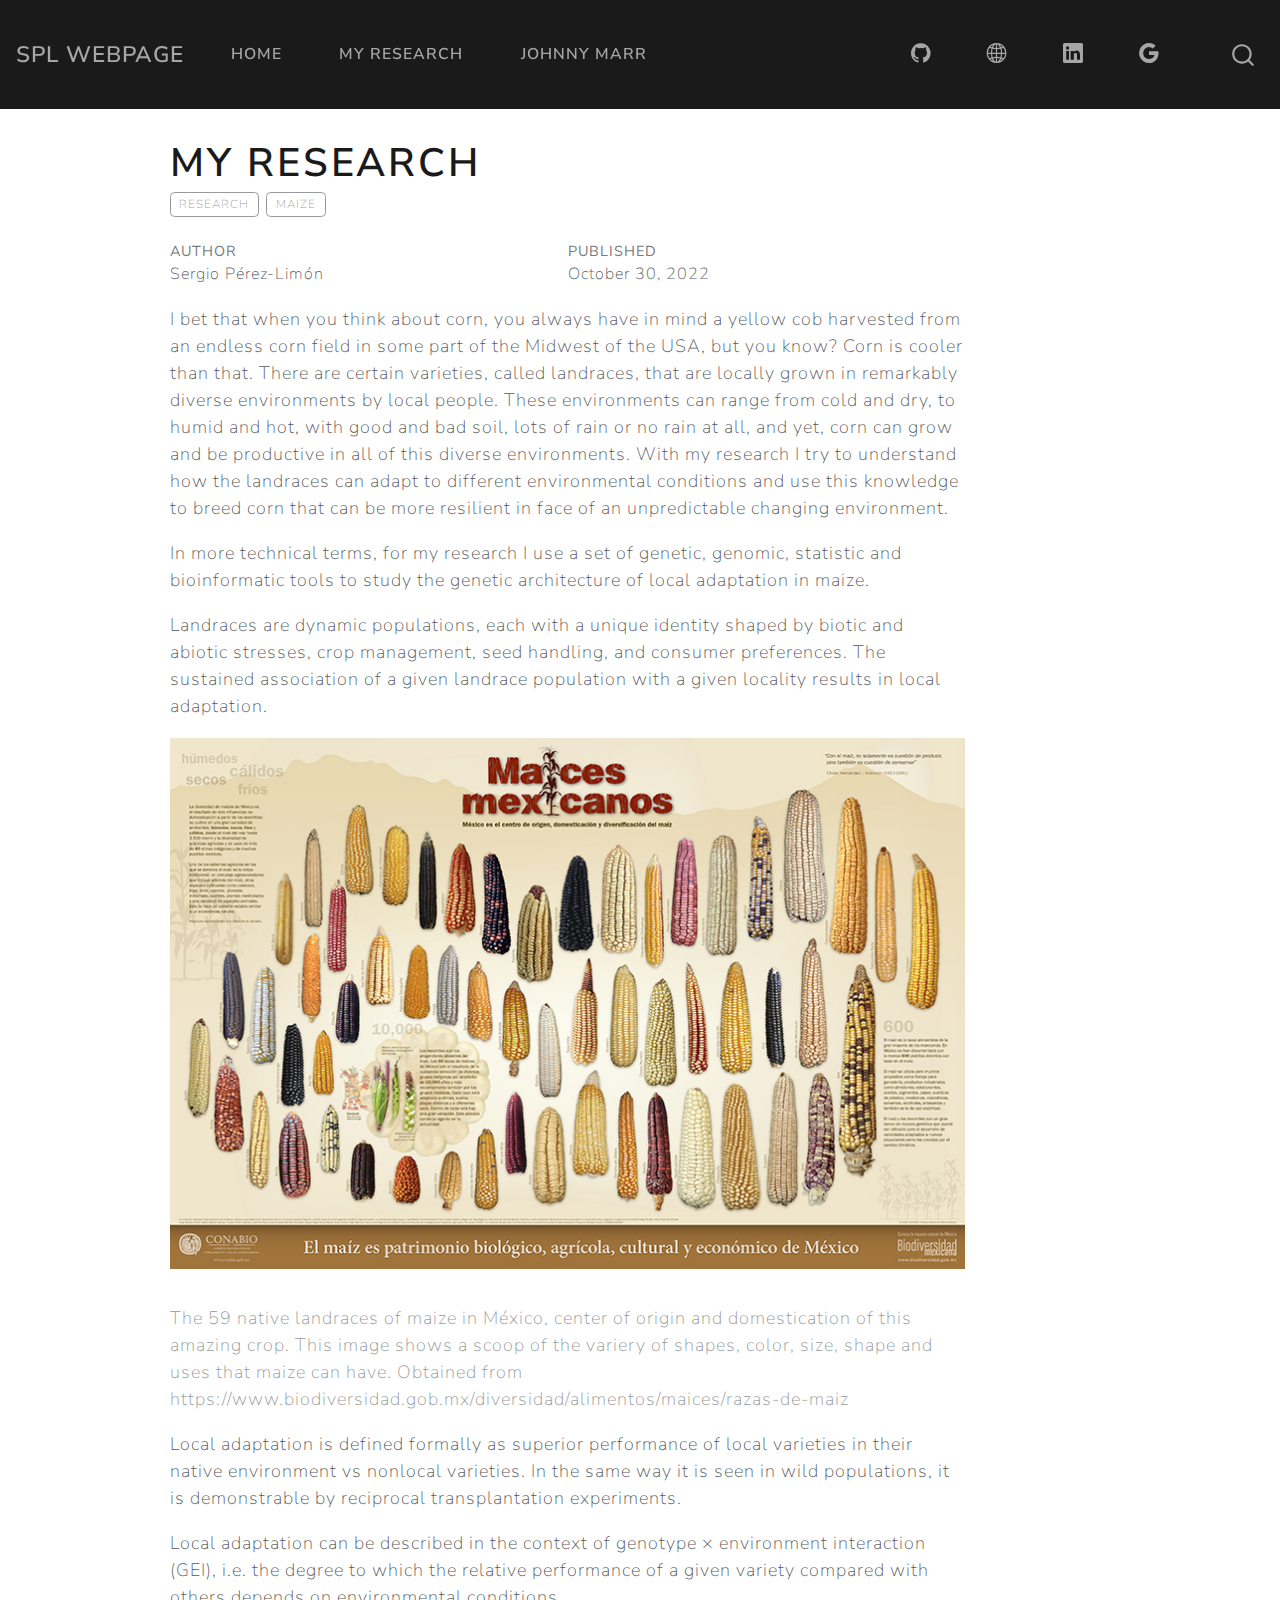
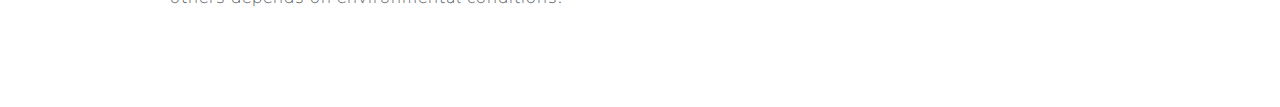
<file: docs/my_research2.html>
<!DOCTYPE html>
<html xmlns="http://www.w3.org/1999/xhtml" lang="en" xml:lang="en"><head>

<meta charset="utf-8">
<meta name="generator" content="quarto-1.0.37">

<meta name="viewport" content="width=device-width, initial-scale=1.0, user-scalable=yes">

<meta name="dcterms.date" content="2022-10-30">

<title>SPL Webpage - My research</title>
<style>
code{white-space: pre-wrap;}
span.smallcaps{font-variant: small-caps;}
span.underline{text-decoration: underline;}
div.column{display: inline-block; vertical-align: top; width: 50%;}
div.hanging-indent{margin-left: 1.5em; text-indent: -1.5em;}
ul.task-list{list-style: none;}
</style>


<script src="site_libs/quarto-nav/quarto-nav.js"></script>
<script src="site_libs/quarto-nav/headroom.min.js"></script>
<script src="site_libs/clipboard/clipboard.min.js"></script>
<script src="site_libs/quarto-search/autocomplete.umd.js"></script>
<script src="site_libs/quarto-search/fuse.min.js"></script>
<script src="site_libs/quarto-search/quarto-search.js"></script>
<meta name="quarto:offset" content="./">
<script src="site_libs/quarto-html/quarto.js"></script>
<script src="site_libs/quarto-html/popper.min.js"></script>
<script src="site_libs/quarto-html/tippy.umd.min.js"></script>
<script src="site_libs/quarto-html/anchor.min.js"></script>
<link href="site_libs/quarto-html/tippy.css" rel="stylesheet">
<link href="site_libs/quarto-html/quarto-syntax-highlighting.css" rel="stylesheet" id="quarto-text-highlighting-styles">
<script src="site_libs/bootstrap/bootstrap.min.js"></script>
<link href="site_libs/bootstrap/bootstrap-icons.css" rel="stylesheet">
<link href="site_libs/bootstrap/bootstrap.min.css" rel="stylesheet" id="quarto-bootstrap" data-mode="light">
<script id="quarto-search-options" type="application/json">{
  "location": "navbar",
  "copy-button": false,
  "collapse-after": 3,
  "panel-placement": "end",
  "type": "overlay",
  "limit": 20,
  "language": {
    "search-no-results-text": "No results",
    "search-matching-documents-text": "matching documents",
    "search-copy-link-title": "Copy link to search",
    "search-hide-matches-text": "Hide additional matches",
    "search-more-match-text": "more match in this document",
    "search-more-matches-text": "more matches in this document",
    "search-clear-button-title": "Clear",
    "search-detached-cancel-button-title": "Cancel",
    "search-submit-button-title": "Submit"
  }
}</script>


<link rel="stylesheet" href="styles.css">
</head>

<body class="nav-fixed">

<div id="quarto-search-results"></div>
  <header id="quarto-header" class="headroom fixed-top">
    <nav class="navbar navbar-expand-lg navbar-dark ">
      <div class="navbar-container container-fluid">
      <a class="navbar-brand" href="./index.html">
    <span class="navbar-title">SPL Webpage</span>
  </a>
          <button class="navbar-toggler" type="button" data-bs-toggle="collapse" data-bs-target="#navbarCollapse" aria-controls="navbarCollapse" aria-expanded="false" aria-label="Toggle navigation" onclick="if (window.quartoToggleHeadroom) { window.quartoToggleHeadroom(); }">
  <span class="navbar-toggler-icon"></span>
</button>
          <div class="collapse navbar-collapse" id="navbarCollapse">
            <ul class="navbar-nav navbar-nav-scroll me-auto">
  <li class="nav-item">
    <a class="nav-link" href="./index.html">Home</a>
  </li>  
  <li class="nav-item">
    <a class="nav-link active" href="./my_research2.html" aria-current="page">My research</a>
  </li>  
  <li class="nav-item">
    <a class="nav-link" href="./jfm.html">Johnny Marr</a>
  </li>  
</ul>
            <ul class="navbar-nav navbar-nav-scroll ms-auto">
  <li class="nav-item compact">
    <a class="nav-link" href="https://github.com/che132"><i class="bi bi-github" role="img">
</i> 
 </a>
  </li>  
  <li class="nav-item compact">
    <a class="nav-link" href="https://orcid.org/0000-0002-1893-4325"><i class="bi bi-globe2" role="img">
</i> 
 </a>
  </li>  
  <li class="nav-item compact">
    <a class="nav-link" href="https://www.linkedin.com/in/sergiopl/"><i class="bi bi-linkedin" role="img">
</i> 
 </a>
  </li>  
  <li class="nav-item compact">
    <a class="nav-link" href="https://scholar.google.com/citations?user=eXu97JkAAAAJ&amp;hl=es"><i class="bi bi-google" role="img">
</i> 
 </a>
  </li>  
</ul>
              <div id="quarto-search" class="" title="Search"></div>
          </div> <!-- /navcollapse -->
      </div> <!-- /container-fluid -->
    </nav>
</header>
<!-- content -->
<div id="quarto-content" class="quarto-container page-columns page-rows-contents page-layout-article page-navbar">
<!-- sidebar -->
<!-- margin-sidebar -->
    <div id="quarto-margin-sidebar" class="sidebar margin-sidebar">
        
    </div>
<!-- main -->
<main class="content" id="quarto-document-content">

<header id="title-block-header" class="quarto-title-block default">
<div class="quarto-title">
<h1 class="title">My research</h1>
  <div class="quarto-categories">
    <div class="quarto-category">research</div>
    <div class="quarto-category">maize</div>
  </div>
  </div>



<div class="quarto-title-meta">

    <div>
    <div class="quarto-title-meta-heading">Author</div>
    <div class="quarto-title-meta-contents">
             <p>Sergio Pérez-Limón </p>
          </div>
  </div>
    
    <div>
    <div class="quarto-title-meta-heading">Published</div>
    <div class="quarto-title-meta-contents">
      <p class="date">October 30, 2022</p>
    </div>
  </div>
    
  </div>
  

</header>

<p>I bet that when you think about corn, you always have in mind a yellow cob harvested from an endless corn field in some part of the Midwest of the USA, but you know? Corn is cooler than that. There are certain varieties, called landraces, that are locally grown in remarkably diverse environments by local people. These environments can range from cold and dry, to humid and hot, with good and bad soil, lots of rain or no rain at all, and yet, corn can grow and be productive in all of this diverse environments. With my research I try to understand how the landraces can adapt to different environmental conditions and use this knowledge to breed corn that can be more resilient in face of an unpredictable changing environment.</p>
<p>In more technical terms, for my research I use a set of genetic, genomic, statistic and bioinformatic tools to study the genetic architecture of local adaptation in maize.</p>
<p>Landraces are dynamic populations, each with a unique identity shaped by biotic and abiotic stresses, crop management, seed handling, and consumer preferences. The sustained association of a given landrace population with a given locality results in local adaptation.</p>
<div class="quarto-figure quarto-figure-center">
<figure class="figure">
<figure class="figure">
<img src="CMaices_mexicanos.jpg" title="Title: An elephant" class="img-fluid figure-img">
</figure>
<p></p><figcaption class="figure-caption">The 59 native landraces of maize in México, center of origin and domestication of this amazing crop. This image shows a scoop of the variery of shapes, color, size, shape and uses that maize can have. Obtained from https://www.biodiversidad.gob.mx/diversidad/alimentos/maices/razas-de-maiz</figcaption><p></p>
</figure>
</div>
<p>Local adaptation is defined formally as superior performance of local varieties in their native environment vs nonlocal varieties. In the same way it is seen in wild populations, it is demonstrable by reciprocal transplantation experiments.</p>
<p>Local adaptation can be described in the context of genotype × environment interaction (GEI), i.e.&nbsp;the degree to which the relative performance of a given variety compared with others depends on environmental conditions.</p>



</main> <!-- /main -->
<script id="quarto-html-after-body" type="application/javascript">
window.document.addEventListener("DOMContentLoaded", function (event) {
  const toggleBodyColorMode = (bsSheetEl) => {
    const mode = bsSheetEl.getAttribute("data-mode");
    const bodyEl = window.document.querySelector("body");
    if (mode === "dark") {
      bodyEl.classList.add("quarto-dark");
      bodyEl.classList.remove("quarto-light");
    } else {
      bodyEl.classList.add("quarto-light");
      bodyEl.classList.remove("quarto-dark");
    }
  }
  const toggleBodyColorPrimary = () => {
    const bsSheetEl = window.document.querySelector("link#quarto-bootstrap");
    if (bsSheetEl) {
      toggleBodyColorMode(bsSheetEl);
    }
  }
  toggleBodyColorPrimary();  
  const icon = "";
  const anchorJS = new window.AnchorJS();
  anchorJS.options = {
    placement: 'right',
    icon: icon
  };
  anchorJS.add('.anchored');
  const clipboard = new window.ClipboardJS('.code-copy-button', {
    target: function(trigger) {
      return trigger.previousElementSibling;
    }
  });
  clipboard.on('success', function(e) {
    // button target
    const button = e.trigger;
    // don't keep focus
    button.blur();
    // flash "checked"
    button.classList.add('code-copy-button-checked');
    var currentTitle = button.getAttribute("title");
    button.setAttribute("title", "Copied!");
    setTimeout(function() {
      button.setAttribute("title", currentTitle);
      button.classList.remove('code-copy-button-checked');
    }, 1000);
    // clear code selection
    e.clearSelection();
  });
  function tippyHover(el, contentFn) {
    const config = {
      allowHTML: true,
      content: contentFn,
      maxWidth: 500,
      delay: 100,
      arrow: false,
      appendTo: function(el) {
          return el.parentElement;
      },
      interactive: true,
      interactiveBorder: 10,
      theme: 'quarto',
      placement: 'bottom-start'
    };
    window.tippy(el, config); 
  }
  const noterefs = window.document.querySelectorAll('a[role="doc-noteref"]');
  for (var i=0; i<noterefs.length; i++) {
    const ref = noterefs[i];
    tippyHover(ref, function() {
      let href = ref.getAttribute('href');
      try { href = new URL(href).hash; } catch {}
      const id = href.replace(/^#\/?/, "");
      const note = window.document.getElementById(id);
      return note.innerHTML;
    });
  }
  var bibliorefs = window.document.querySelectorAll('a[role="doc-biblioref"]');
  for (var i=0; i<bibliorefs.length; i++) {
    const ref = bibliorefs[i];
    const cites = ref.parentNode.getAttribute('data-cites').split(' ');
    tippyHover(ref, function() {
      var popup = window.document.createElement('div');
      cites.forEach(function(cite) {
        var citeDiv = window.document.createElement('div');
        citeDiv.classList.add('hanging-indent');
        citeDiv.classList.add('csl-entry');
        var biblioDiv = window.document.getElementById('ref-' + cite);
        if (biblioDiv) {
          citeDiv.innerHTML = biblioDiv.innerHTML;
        }
        popup.appendChild(citeDiv);
      });
      return popup.innerHTML;
    });
  }
});
</script>
</div> <!-- /content -->



</body></html>
</file>
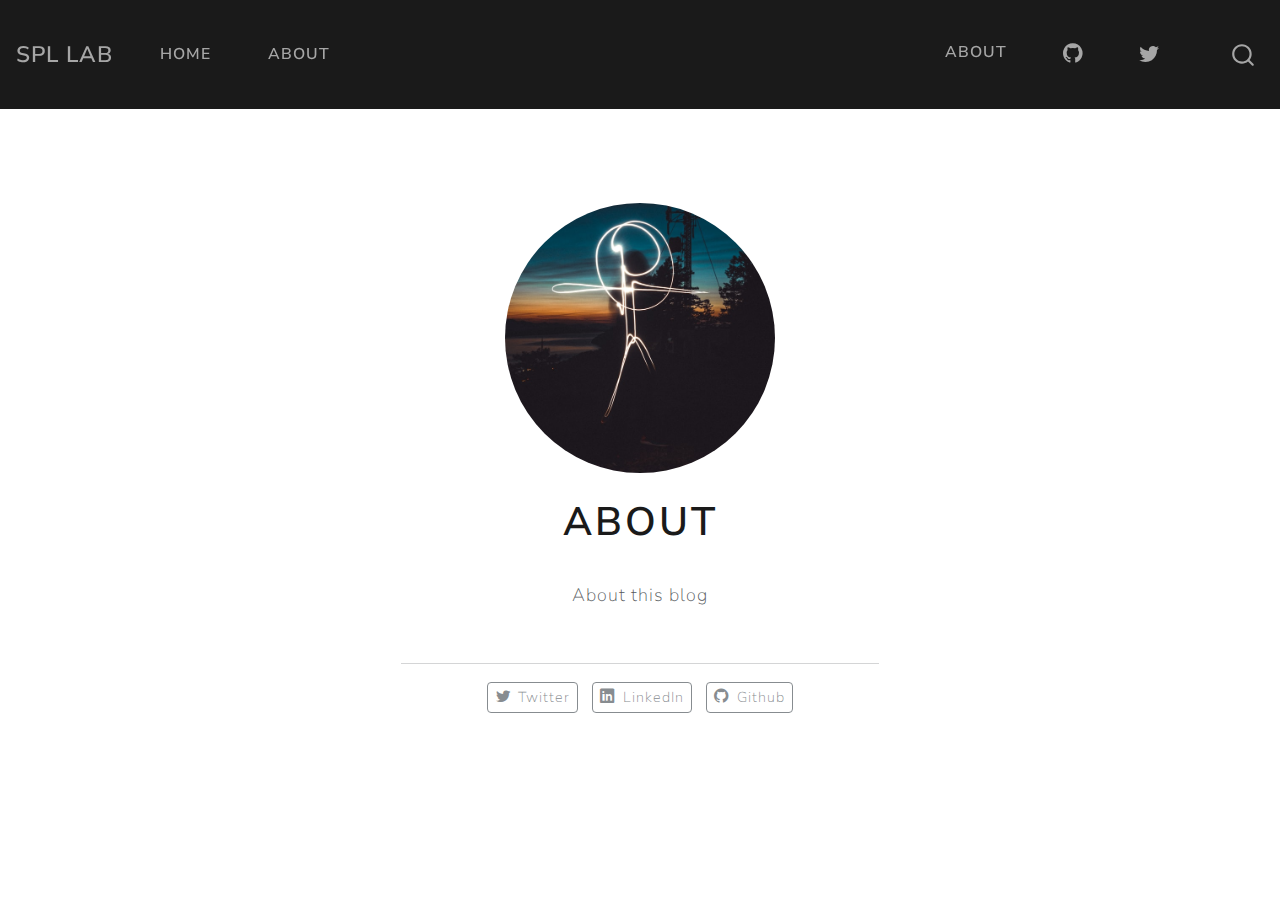
<file: docs/myblog/about.html>
<!DOCTYPE html>
<html xmlns="http://www.w3.org/1999/xhtml" lang="en" xml:lang="en"><head>

<meta charset="utf-8">
<meta name="generator" content="quarto-1.0.37">

<meta name="viewport" content="width=device-width, initial-scale=1.0, user-scalable=yes">


<title>SPL Lab - About</title>
<style>
code{white-space: pre-wrap;}
span.smallcaps{font-variant: small-caps;}
span.underline{text-decoration: underline;}
div.column{display: inline-block; vertical-align: top; width: 50%;}
div.hanging-indent{margin-left: 1.5em; text-indent: -1.5em;}
ul.task-list{list-style: none;}
</style>


<script src="../site_libs/quarto-nav/quarto-nav.js"></script>
<script src="../site_libs/quarto-nav/headroom.min.js"></script>
<script src="../site_libs/clipboard/clipboard.min.js"></script>
<script src="../site_libs/quarto-search/autocomplete.umd.js"></script>
<script src="../site_libs/quarto-search/fuse.min.js"></script>
<script src="../site_libs/quarto-search/quarto-search.js"></script>
<meta name="quarto:offset" content="../">
<script src="../site_libs/quarto-html/quarto.js"></script>
<script src="../site_libs/quarto-html/popper.min.js"></script>
<script src="../site_libs/quarto-html/tippy.umd.min.js"></script>
<link href="../site_libs/quarto-html/tippy.css" rel="stylesheet">
<link href="../site_libs/quarto-html/quarto-syntax-highlighting.css" rel="stylesheet" id="quarto-text-highlighting-styles">
<script src="../site_libs/bootstrap/bootstrap.min.js"></script>
<link href="../site_libs/bootstrap/bootstrap-icons.css" rel="stylesheet">
<link href="../site_libs/bootstrap/bootstrap.min.css" rel="stylesheet" id="quarto-bootstrap" data-mode="light">
<script id="quarto-search-options" type="application/json">{
  "location": "navbar",
  "copy-button": false,
  "collapse-after": 3,
  "panel-placement": "end",
  "type": "overlay",
  "limit": 20,
  "language": {
    "search-no-results-text": "No results",
    "search-matching-documents-text": "matching documents",
    "search-copy-link-title": "Copy link to search",
    "search-hide-matches-text": "Hide additional matches",
    "search-more-match-text": "more match in this document",
    "search-more-matches-text": "more matches in this document",
    "search-clear-button-title": "Clear",
    "search-detached-cancel-button-title": "Cancel",
    "search-submit-button-title": "Submit"
  }
}</script>


<link rel="stylesheet" href="../styles.css">
</head>

<body class="nav-fixed fullcontent">

<div id="quarto-search-results"></div>
  <header id="quarto-header" class="headroom fixed-top">
    <nav class="navbar navbar-expand-lg navbar-dark ">
      <div class="navbar-container container-fluid">
      <a class="navbar-brand" href="../index.html">
    <span class="navbar-title">SPL Lab</span>
  </a>
          <button class="navbar-toggler" type="button" data-bs-toggle="collapse" data-bs-target="#navbarCollapse" aria-controls="navbarCollapse" aria-expanded="false" aria-label="Toggle navigation" onclick="if (window.quartoToggleHeadroom) { window.quartoToggleHeadroom(); }">
  <span class="navbar-toggler-icon"></span>
</button>
          <div class="collapse navbar-collapse" id="navbarCollapse">
            <ul class="navbar-nav navbar-nav-scroll me-auto">
  <li class="nav-item">
    <a class="nav-link" href="../index.html">Home</a>
  </li>  
  <li class="nav-item">
    <a class="nav-link" href="../about.html">About</a>
  </li>  
</ul>
            <ul class="navbar-nav navbar-nav-scroll ms-auto">
  <li class="nav-item">
    <a class="nav-link" href="../about.html">About</a>
  </li>  
  <li class="nav-item compact">
    <a class="nav-link" href="https://github.com/"><i class="bi bi-github" role="img">
</i> 
 </a>
  </li>  
  <li class="nav-item compact">
    <a class="nav-link" href="https://twitter.com"><i class="bi bi-twitter" role="img">
</i> 
 </a>
  </li>  
</ul>
              <div id="quarto-search" class="" title="Search"></div>
          </div> <!-- /navcollapse -->
      </div> <!-- /container-fluid -->
    </nav>
</header>
<!-- content -->
<div id="quarto-content" class="quarto-container page-columns page-rows-contents page-layout-article page-navbar">
<!-- sidebar -->
<!-- margin-sidebar -->
    
<!-- main -->
<div class="quarto-about-jolla">
  <img src="profile.jpg" class="about-image
  round " style="height: 15em; width: 15em;">
 <header id="title-block-header" class="quarto-title-block default">
<div class="quarto-title">
<h1 class="title">About</h1>
</div>
<div class="quarto-title-meta">
  </div>
</header><main class="content" id="quarto-document-content">
<p>About this blog</p>


</main> 
  <hr class="about-sep">
   <div class="about-links">
  <a href="https://twitter.com" class="about-link">
    <i class="bi bi-twitter"></i>
     <span class="about-link-text">Twitter</span>
  </a>
  <a href="https://linkedin.com" class="about-link">
    <i class="bi bi-linkedin"></i>
     <span class="about-link-text">LinkedIn</span>
  </a>
  <a href="https://github.com" class="about-link">
    <i class="bi bi-github"></i>
     <span class="about-link-text">Github</span>
  </a>
</div>
</div>
 <!-- /main -->
<script id="quarto-html-after-body" type="application/javascript">
window.document.addEventListener("DOMContentLoaded", function (event) {
  const toggleBodyColorMode = (bsSheetEl) => {
    const mode = bsSheetEl.getAttribute("data-mode");
    const bodyEl = window.document.querySelector("body");
    if (mode === "dark") {
      bodyEl.classList.add("quarto-dark");
      bodyEl.classList.remove("quarto-light");
    } else {
      bodyEl.classList.add("quarto-light");
      bodyEl.classList.remove("quarto-dark");
    }
  }
  const toggleBodyColorPrimary = () => {
    const bsSheetEl = window.document.querySelector("link#quarto-bootstrap");
    if (bsSheetEl) {
      toggleBodyColorMode(bsSheetEl);
    }
  }
  toggleBodyColorPrimary();  
  const clipboard = new window.ClipboardJS('.code-copy-button', {
    target: function(trigger) {
      return trigger.previousElementSibling;
    }
  });
  clipboard.on('success', function(e) {
    // button target
    const button = e.trigger;
    // don't keep focus
    button.blur();
    // flash "checked"
    button.classList.add('code-copy-button-checked');
    var currentTitle = button.getAttribute("title");
    button.setAttribute("title", "Copied!");
    setTimeout(function() {
      button.setAttribute("title", currentTitle);
      button.classList.remove('code-copy-button-checked');
    }, 1000);
    // clear code selection
    e.clearSelection();
  });
  function tippyHover(el, contentFn) {
    const config = {
      allowHTML: true,
      content: contentFn,
      maxWidth: 500,
      delay: 100,
      arrow: false,
      appendTo: function(el) {
          return el.parentElement;
      },
      interactive: true,
      interactiveBorder: 10,
      theme: 'quarto',
      placement: 'bottom-start'
    };
    window.tippy(el, config); 
  }
  const noterefs = window.document.querySelectorAll('a[role="doc-noteref"]');
  for (var i=0; i<noterefs.length; i++) {
    const ref = noterefs[i];
    tippyHover(ref, function() {
      let href = ref.getAttribute('href');
      try { href = new URL(href).hash; } catch {}
      const id = href.replace(/^#\/?/, "");
      const note = window.document.getElementById(id);
      return note.innerHTML;
    });
  }
  var bibliorefs = window.document.querySelectorAll('a[role="doc-biblioref"]');
  for (var i=0; i<bibliorefs.length; i++) {
    const ref = bibliorefs[i];
    const cites = ref.parentNode.getAttribute('data-cites').split(' ');
    tippyHover(ref, function() {
      var popup = window.document.createElement('div');
      cites.forEach(function(cite) {
        var citeDiv = window.document.createElement('div');
        citeDiv.classList.add('hanging-indent');
        citeDiv.classList.add('csl-entry');
        var biblioDiv = window.document.getElementById('ref-' + cite);
        if (biblioDiv) {
          citeDiv.innerHTML = biblioDiv.innerHTML;
        }
        popup.appendChild(citeDiv);
      });
      return popup.innerHTML;
    });
  }
});
</script>
</div> <!-- /content -->



</body></html>
</file>
<file: docs/site_libs/quarto-html/tippy.css>
.tippy-box[data-animation=fade][data-state=hidden]{opacity:0}[data-tippy-root]{max-width:calc(100vw - 10px)}.tippy-box{position:relative;background-color:#333;color:#fff;border-radius:4px;font-size:14px;line-height:1.4;white-space:normal;outline:0;transition-property:transform,visibility,opacity}.tippy-box[data-placement^=top]>.tippy-arrow{bottom:0}.tippy-box[data-placement^=top]>.tippy-arrow:before{bottom:-7px;left:0;border-width:8px 8px 0;border-top-color:initial;transform-origin:center top}.tippy-box[data-placement^=bottom]>.tippy-arrow{top:0}.tippy-box[data-placement^=bottom]>.tippy-arrow:before{top:-7px;left:0;border-width:0 8px 8px;border-bottom-color:initial;transform-origin:center bottom}.tippy-box[data-placement^=left]>.tippy-arrow{right:0}.tippy-box[data-placement^=left]>.tippy-arrow:before{border-width:8px 0 8px 8px;border-left-color:initial;right:-7px;transform-origin:center left}.tippy-box[data-placement^=right]>.tippy-arrow{left:0}.tippy-box[data-placement^=right]>.tippy-arrow:before{left:-7px;border-width:8px 8px 8px 0;border-right-color:initial;transform-origin:center right}.tippy-box[data-inertia][data-state=visible]{transition-timing-function:cubic-bezier(.54,1.5,.38,1.11)}.tippy-arrow{width:16px;height:16px;color:#333}.tippy-arrow:before{content:"";position:absolute;border-color:transparent;border-style:solid}.tippy-content{position:relative;padding:5px 9px;z-index:1}
</file>
<file: docs/site_libs/quarto-html/quarto-syntax-highlighting.css>
/* quarto syntax highlight colors */
:root {
  --quarto-hl-ot-color: #003B4F;
  --quarto-hl-at-color: #657422;
  --quarto-hl-ss-color: #20794D;
  --quarto-hl-an-color: #5E5E5E;
  --quarto-hl-fu-color: #4758AB;
  --quarto-hl-st-color: #20794D;
  --quarto-hl-cf-color: #003B4F;
  --quarto-hl-op-color: #5E5E5E;
  --quarto-hl-er-color: #AD0000;
  --quarto-hl-bn-color: #AD0000;
  --quarto-hl-al-color: #AD0000;
  --quarto-hl-va-color: #111111;
  --quarto-hl-bu-color: inherit;
  --quarto-hl-ex-color: inherit;
  --quarto-hl-pp-color: #AD0000;
  --quarto-hl-in-color: #5E5E5E;
  --quarto-hl-vs-color: #20794D;
  --quarto-hl-wa-color: #5E5E5E;
  --quarto-hl-do-color: #5E5E5E;
  --quarto-hl-im-color: #00769E;
  --quarto-hl-ch-color: #20794D;
  --quarto-hl-dt-color: #AD0000;
  --quarto-hl-fl-color: #AD0000;
  --quarto-hl-co-color: #5E5E5E;
  --quarto-hl-cv-color: #5E5E5E;
  --quarto-hl-cn-color: #8f5902;
  --quarto-hl-sc-color: #5E5E5E;
  --quarto-hl-dv-color: #AD0000;
  --quarto-hl-kw-color: #003B4F;
}

/* other quarto variables */
:root {
  --quarto-font-monospace: SFMono-Regular, Menlo, Monaco, Consolas, "Liberation Mono", "Courier New", monospace;
}

pre > code.sourceCode > span {
  color: #003B4F;
}

code span {
  color: #003B4F;
}

code.sourceCode > span {
  color: #003B4F;
}

div.sourceCode,
div.sourceCode pre.sourceCode {
  color: #003B4F;
}

code span.ot {
  color: #003B4F;
}

code span.at {
  color: #657422;
}

code span.ss {
  color: #20794D;
}

code span.an {
  color: #5E5E5E;
}

code span.fu {
  color: #4758AB;
}

code span.st {
  color: #20794D;
}

code span.cf {
  color: #003B4F;
}

code span.op {
  color: #5E5E5E;
}

code span.er {
  color: #AD0000;
}

code span.bn {
  color: #AD0000;
}

code span.al {
  color: #AD0000;
}

code span.va {
  color: #111111;
}

code span.pp {
  color: #AD0000;
}

code span.in {
  color: #5E5E5E;
}

code span.vs {
  color: #20794D;
}

code span.wa {
  color: #5E5E5E;
  font-style: italic;
}

code span.do {
  color: #5E5E5E;
  font-style: italic;
}

code span.im {
  color: #00769E;
}

code span.ch {
  color: #20794D;
}

code span.dt {
  color: #AD0000;
}

code span.fl {
  color: #AD0000;
}

code span.co {
  color: #5E5E5E;
}

code span.cv {
  color: #5E5E5E;
  font-style: italic;
}

code span.cn {
  color: #8f5902;
}

code span.sc {
  color: #5E5E5E;
}

code span.dv {
  color: #AD0000;
}

code span.kw {
  color: #003B4F;
}

.prevent-inlining {
  content: "</";
}

/*# sourceMappingURL=debc5d5d77c3f9108843748ff7464032.css.map */
</file>
<file: docs/styles.css>
/* css styles */
</file>
